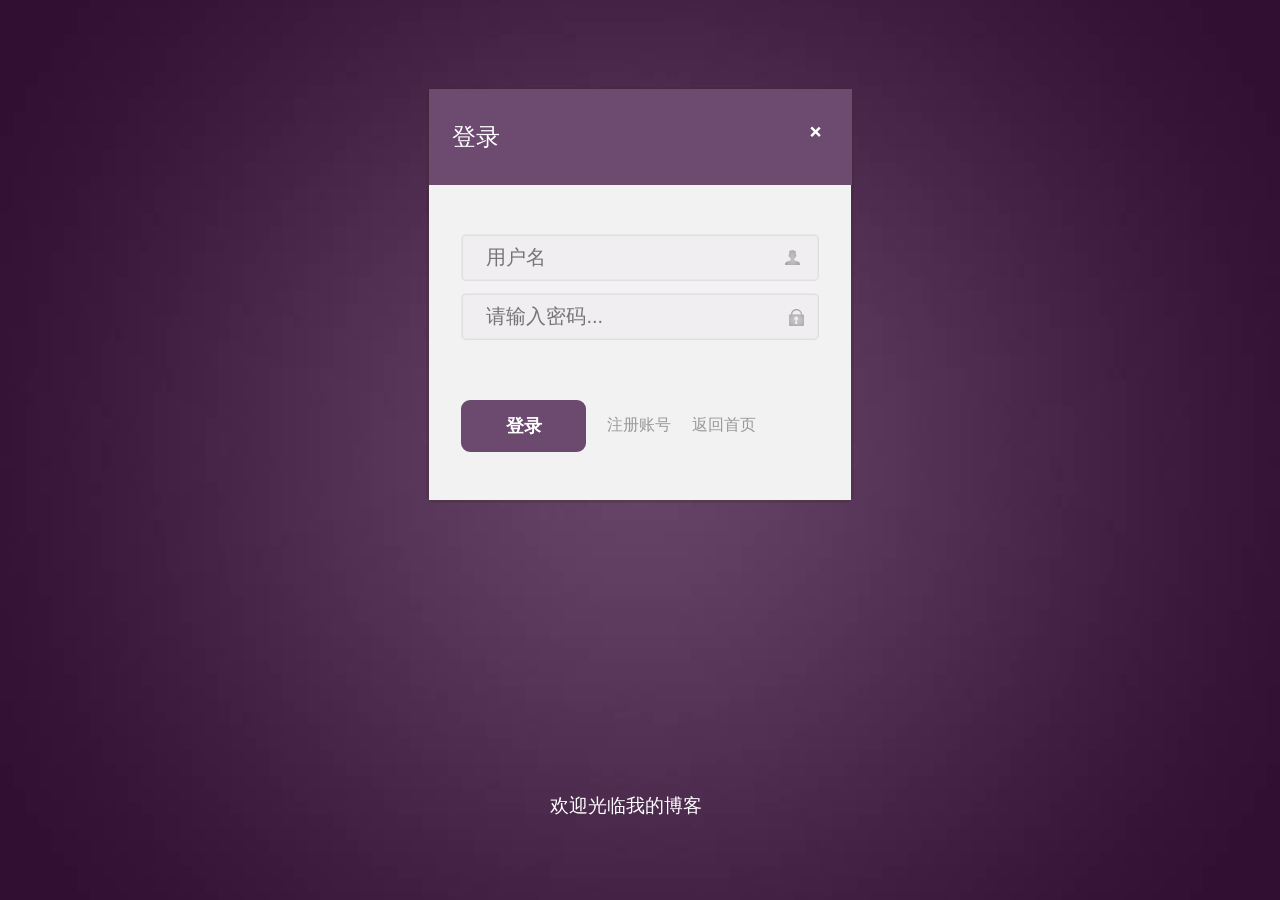
<file: 博客案例/view/main/login.html>
<!DOCTYPE HTML>
<html>
<head>
<title></title>
<link href="../../public/css/style.css" rel="stylesheet" type="text/css" media="all" />
<meta http-equiv="Content-Type" content="text/html; charset=utf-8" />
<meta name="viewport" content="width=device-width, initial-scale=1, maximum-scale=1">
<script src="../../public/js/jquery-1.12.4.min.js"></script>
<script src="../../public/js/index2.js"></script>
<script>
	$(document).ready(function(c){
	$('.alert-close').on('click', function(c){
		$('.message').fadeOut('slow', function(c){
	  		$('.message').remove();
		});
	});	  
});
</script>
</head>
<body>
<div class="message warning">

	<div class="rightBox" id="userInfo" style="display: none;">
		<div class="title"><span>用户信息</span></div>
		<p class="userName"><span class="colDark">{{userInfo.uname}}</span></p>
		<!--判断是否是管理员-->

		<p class="adminInfo">
			<span class="colDanger">您好，管理员！</span>
			<a href="/admin">进入管理界面</a>
		</p>

		<p><span class="colDanger">你好，欢迎光临我的博客！</span></p>
		<p><span><a href="/">返回首页</a></span></p>
		<p><span class="colDark"><a href="javascript:void(0)" id="logout">退出</a></span></p>
	</div>

<div class="inset" style="display: block;">
	<div class="f1">
	<div class="login-head" style="width:118%;display: block;position:relative;top:-49px;left: -32px;">
		<h1>登录</h1>
		 <div class="alert-close"> </div> 			
	</div>

			<li>
				<input type="text" class="text" placeholder="用户名" name="username"><a href="#" class=" icon user"></a>
			</li>
				<div class="clear"> </div>
			<li>
				<input type="password" placeholder="请输入密码..." name="password"> <a href="#" class="icon lock"></a>
			</li>
			<div class="clear"> </div>
			<div class="submit">
				<input type="submit" value="登录" >
				<h4><a href="/zhuce">注册账号</a></h4>
				<h4><a href="/">返回首页</a></h4>
						  <div class="clear">  </div>
				<p class="colWarning textCenter"></p>
			</div>
				
		</div>
		</div>					
	</div>
	</div>
	<div class="clear"> </div>
<div class="footer">
	<p>欢迎光临我的博客</p>
</div>
</body>
</html>
</file>
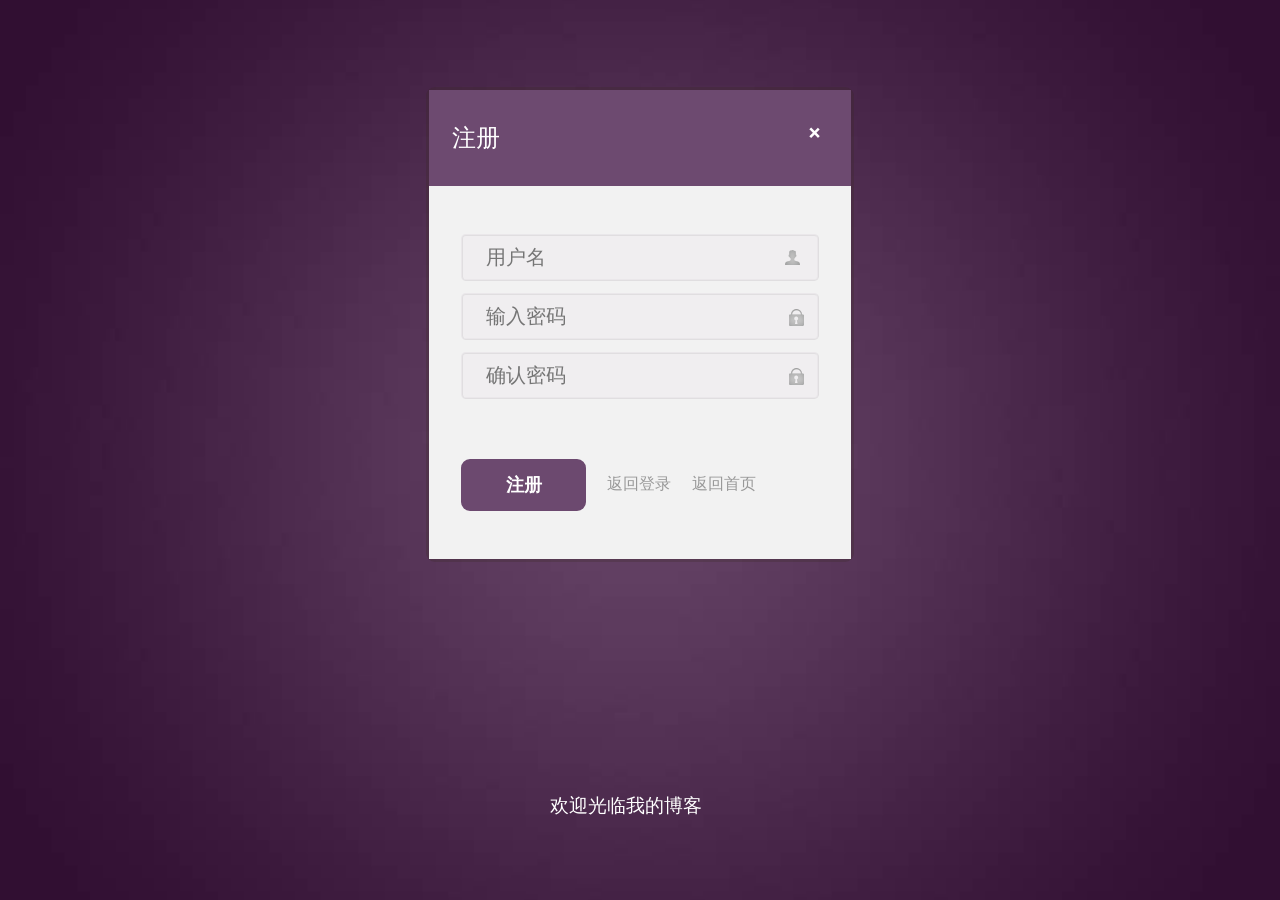
<file: 博客案例/view/main/zhuce.html>
<!DOCTYPE HTML>
<html>
<head>
    <title></title>
    <link href="../../public/css/style.css" rel="stylesheet" type="text/css" media="all" />
    <meta http-equiv="Content-Type" content="text/html; charset=utf-8" />
    <meta name="viewport" content="width=device-width, initial-scale=1, maximum-scale=1">
    <script src="../../public/js/jquery-1.12.4.min.js"></script>
    <script src="../../public/js/index.js"></script>
    <script>
        $(document).ready(function(c) {
            $('.alert-close').on('click', function(c){
                $('.message').fadeOut('slow', function(c){
                    $('.message').remove();
                });
            });
        });

    </script>
</head>
<body>
<div class="message warning" id="userInfo">
    <div class="inset">
        <div class="login-head">
            <h1>注册</h1>
            <div class="alert-close"> </div>
        </div>
        <div class="f1">
            <li>
                <input type="text" class="text" placeholder="用户名" name="username" ><a href="#" class=" icon user"></a>
            </li>
            <div class="clear"> </div>
            <li>
                <input type="password"  placeholder="输入密码" name="password"  class="mm"> <a href="#" class="icon lock"></a>
            </li>
            <li>
                <input type="password"  placeholder="确认密码" name="repassword" > <a href="#" class="icon lock"></a>
            </li>
            <div class="clear"> </div>
            <div class="submit">
                <input type="submit"  value="注册">
                <h4><a href="/login">返回登录</a></h4>
                <h4><a href="/">返回首页</a></h4>
                <div class="clear">  </div>
                <p class="colWarning textCenter"></p>
            </div>
    </div>

    </div>
</div>
</div>
<div class="clear"> </div>
<div class="footer">
    <p>欢迎光临我的博客</p>
</div>
</body>
</html>
</file>
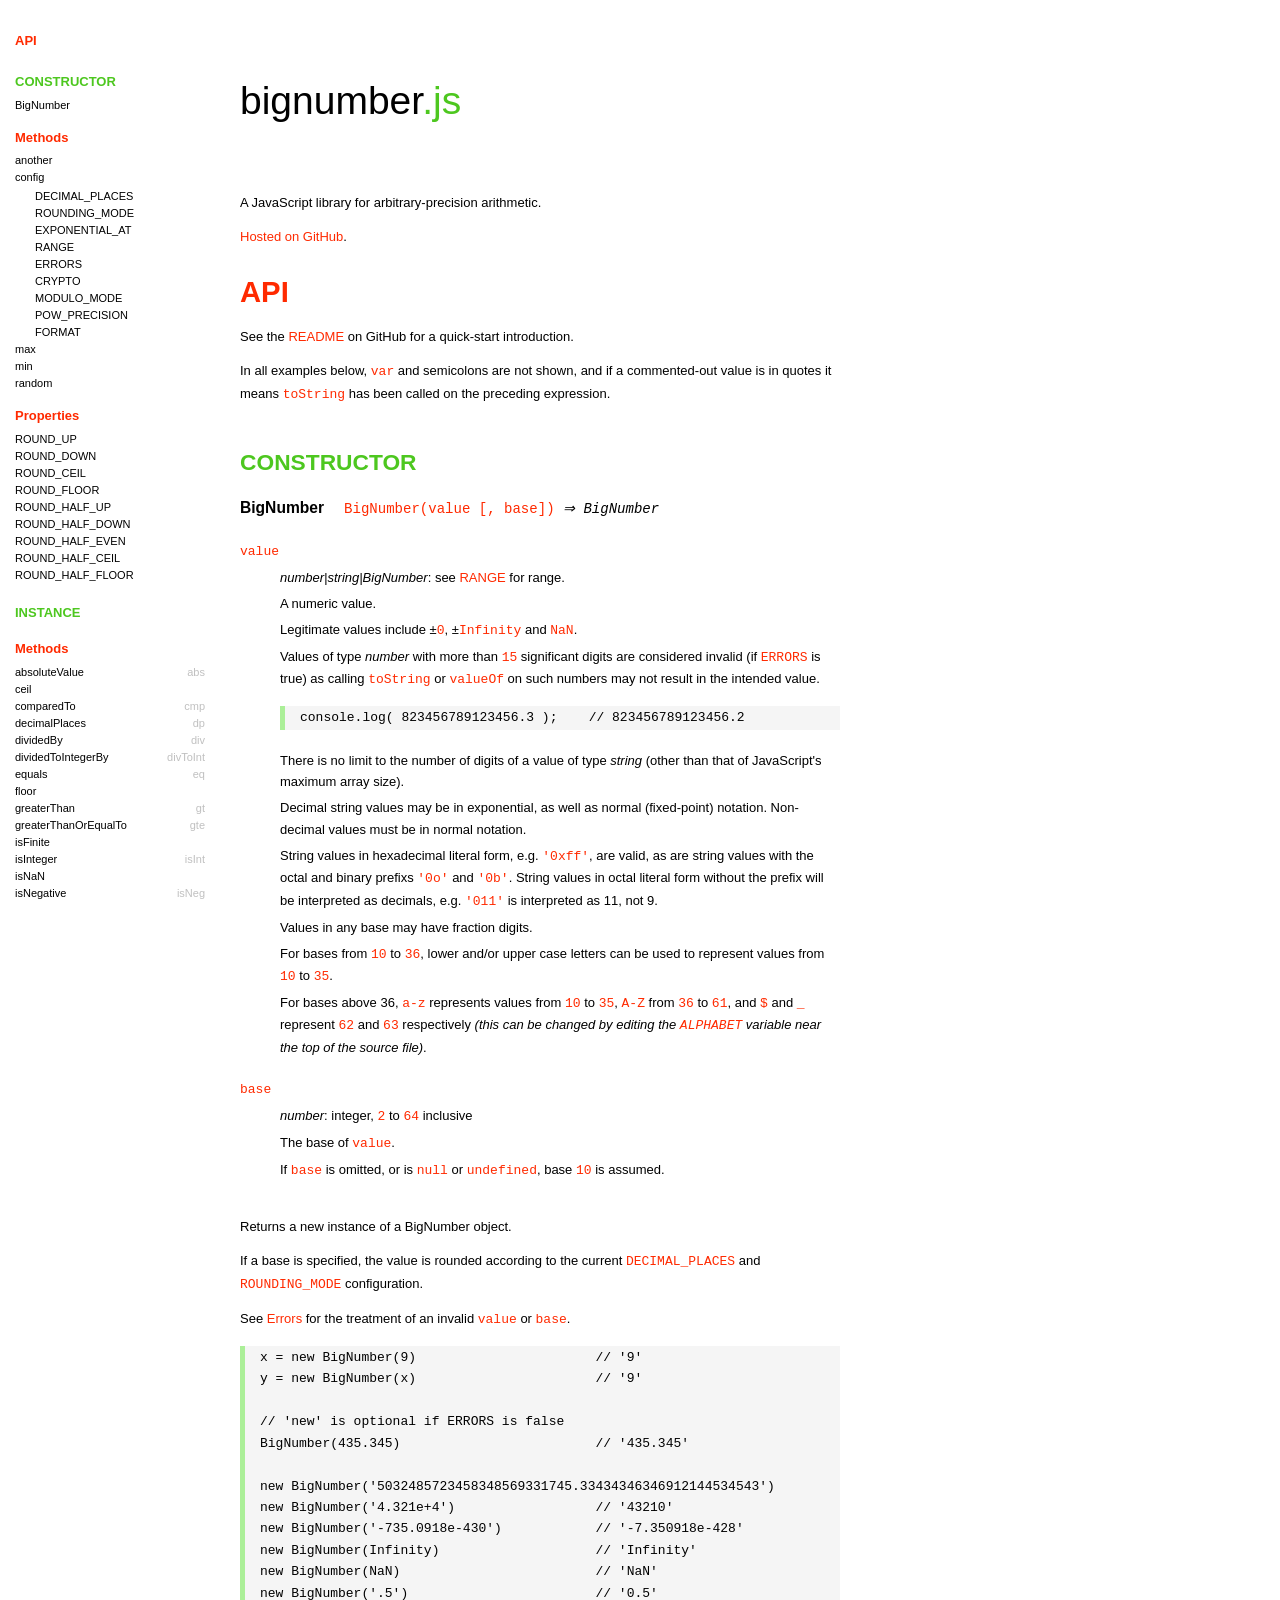
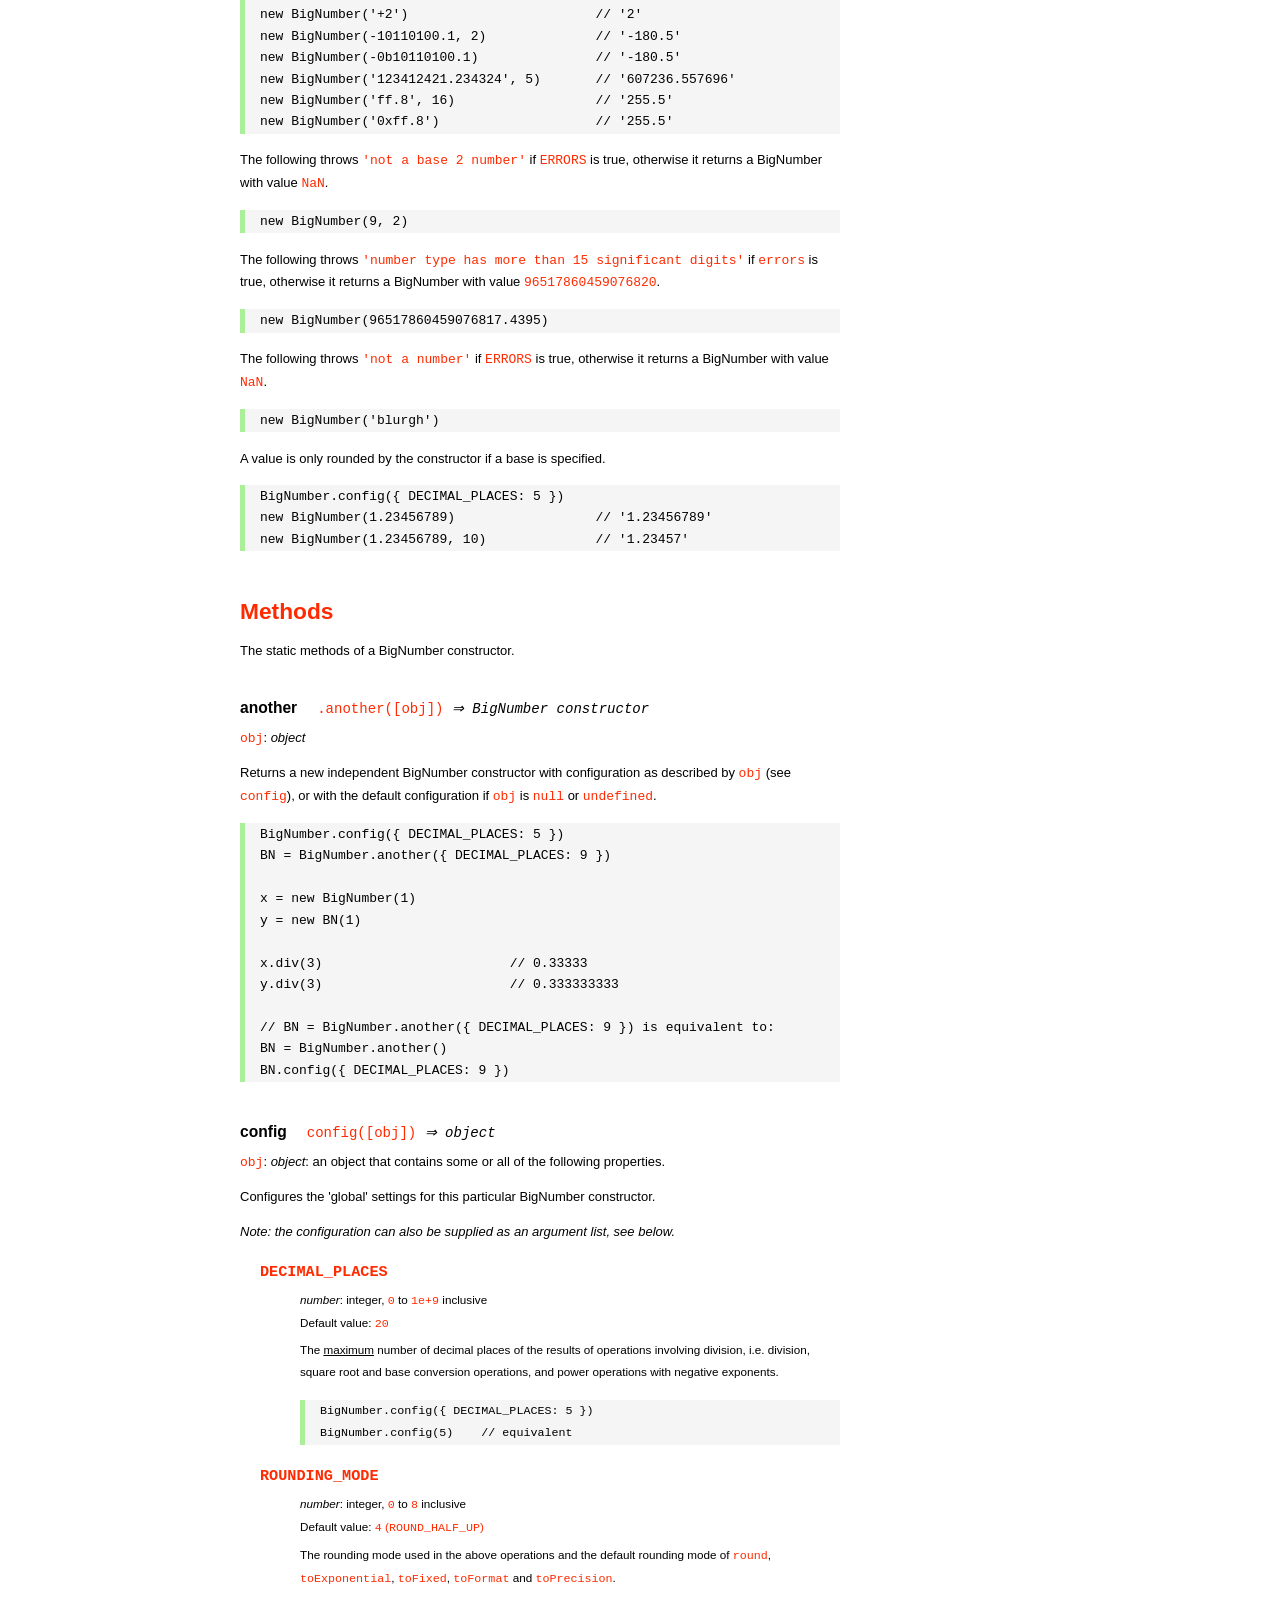
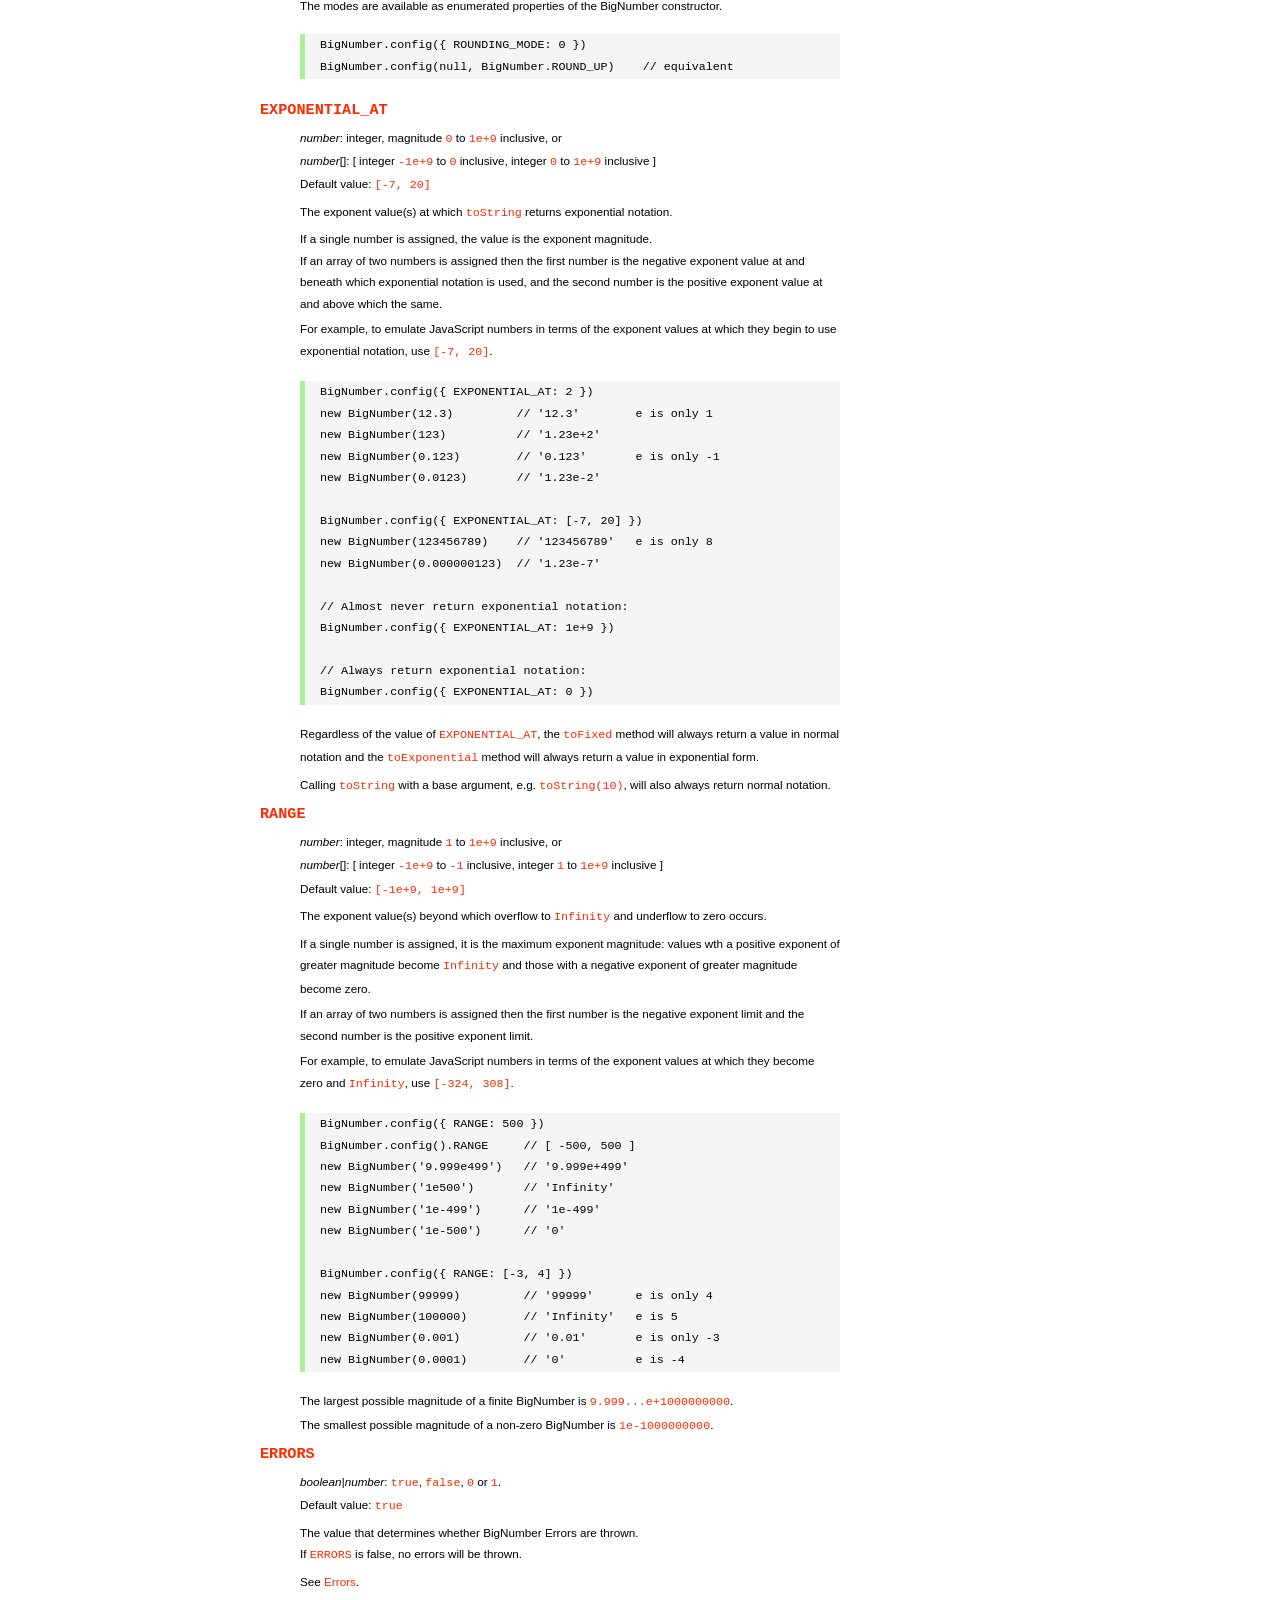
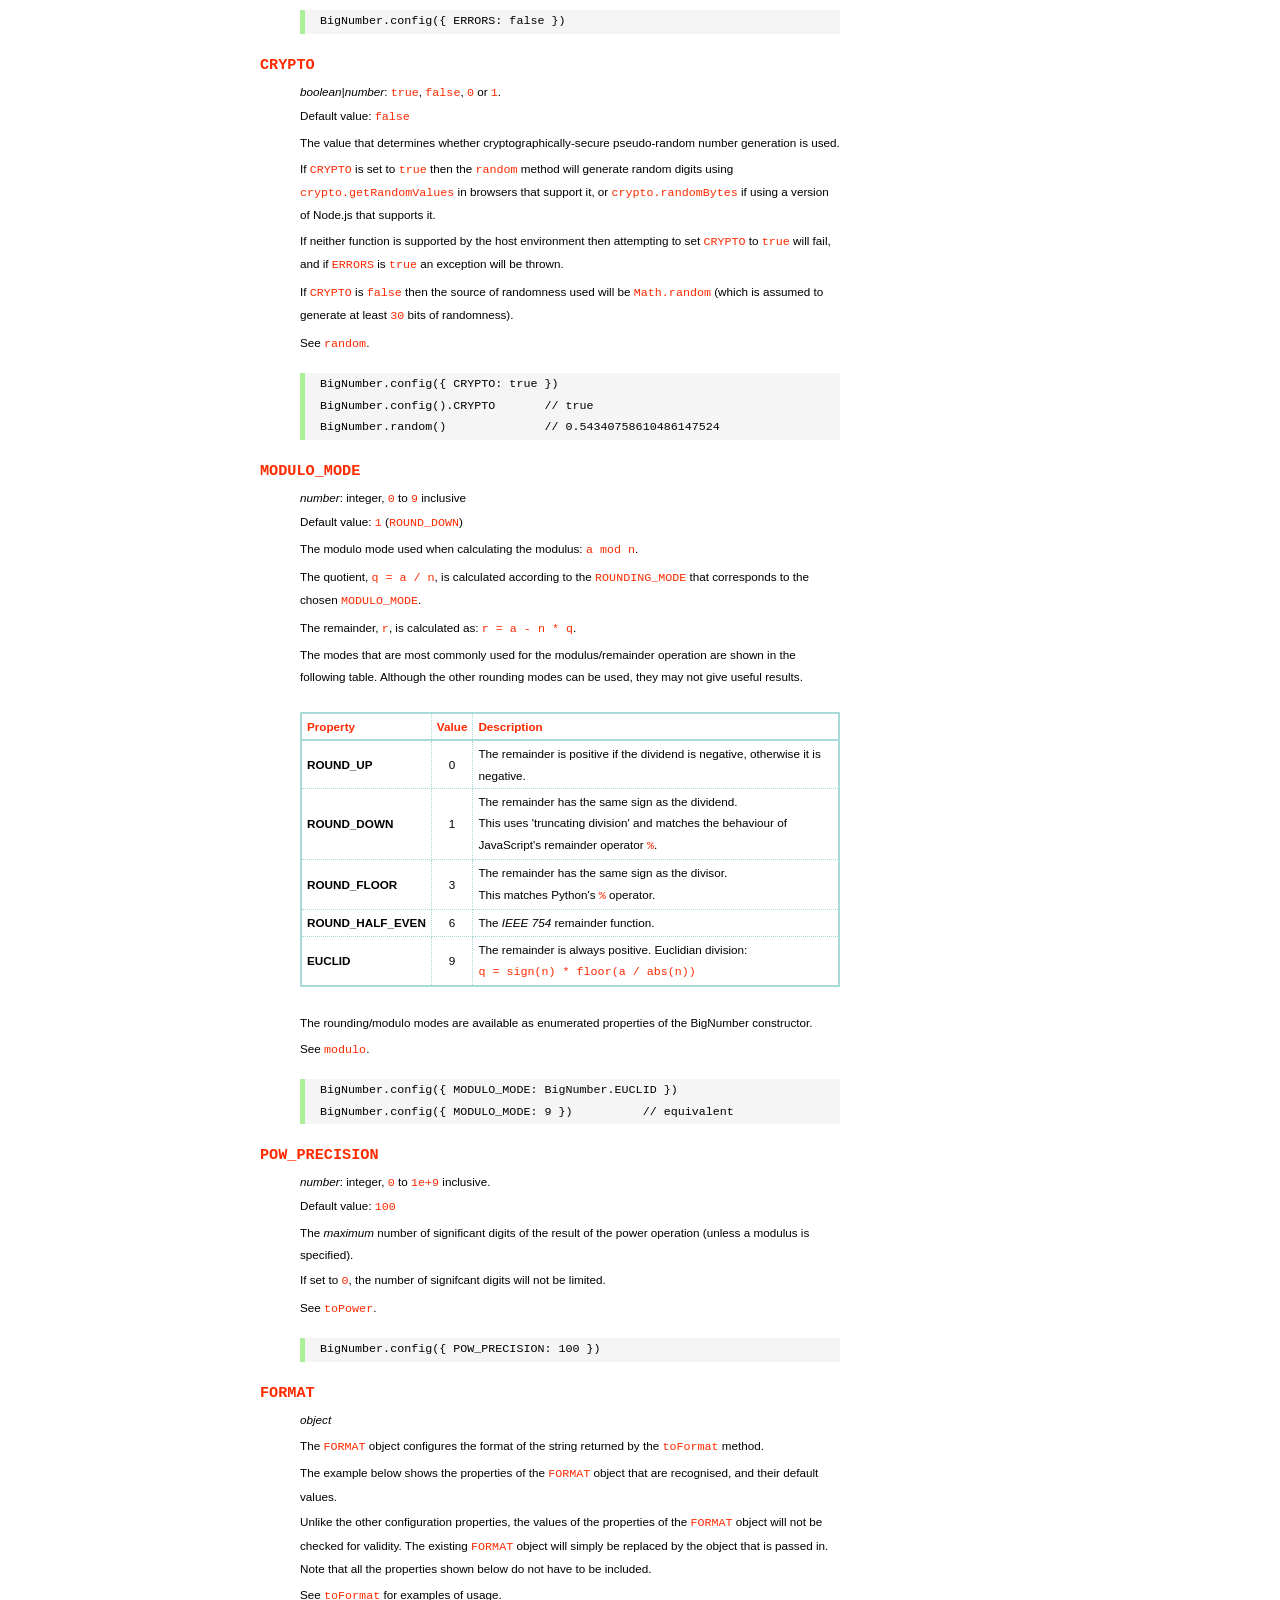
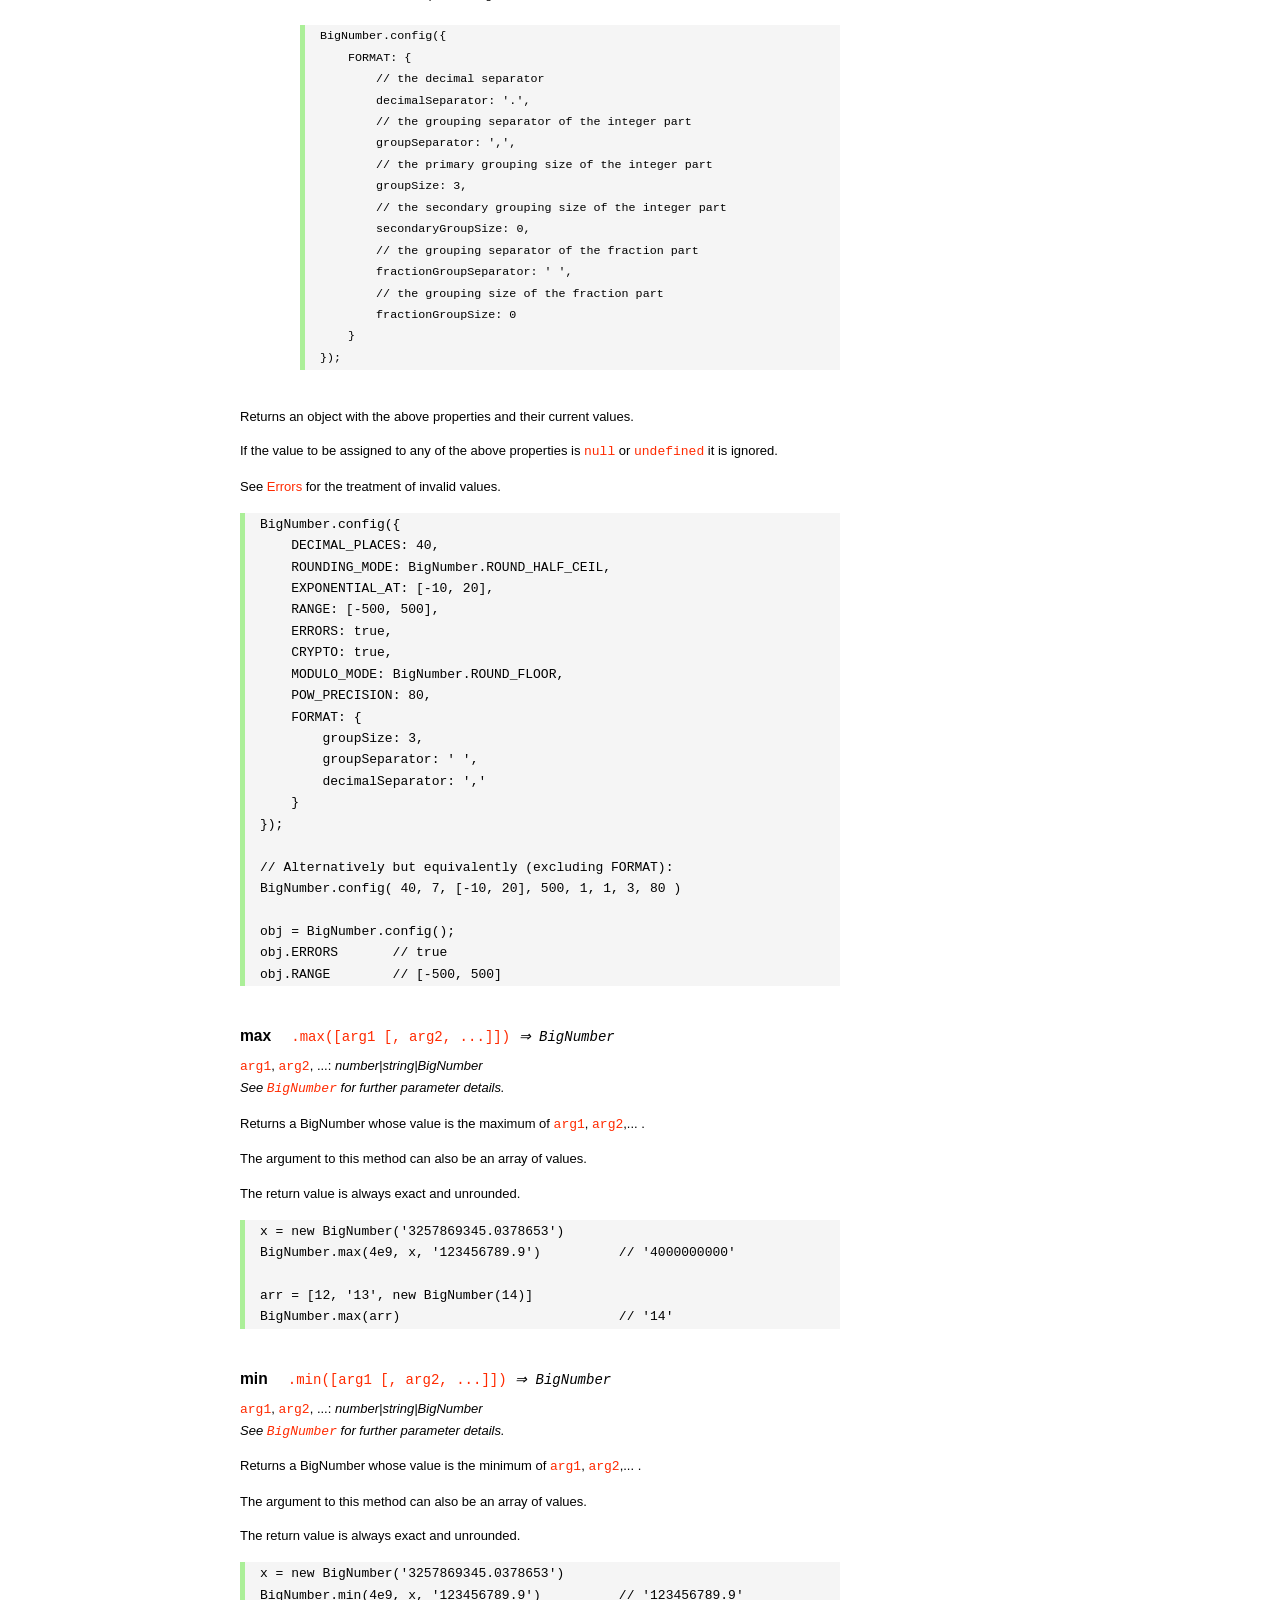
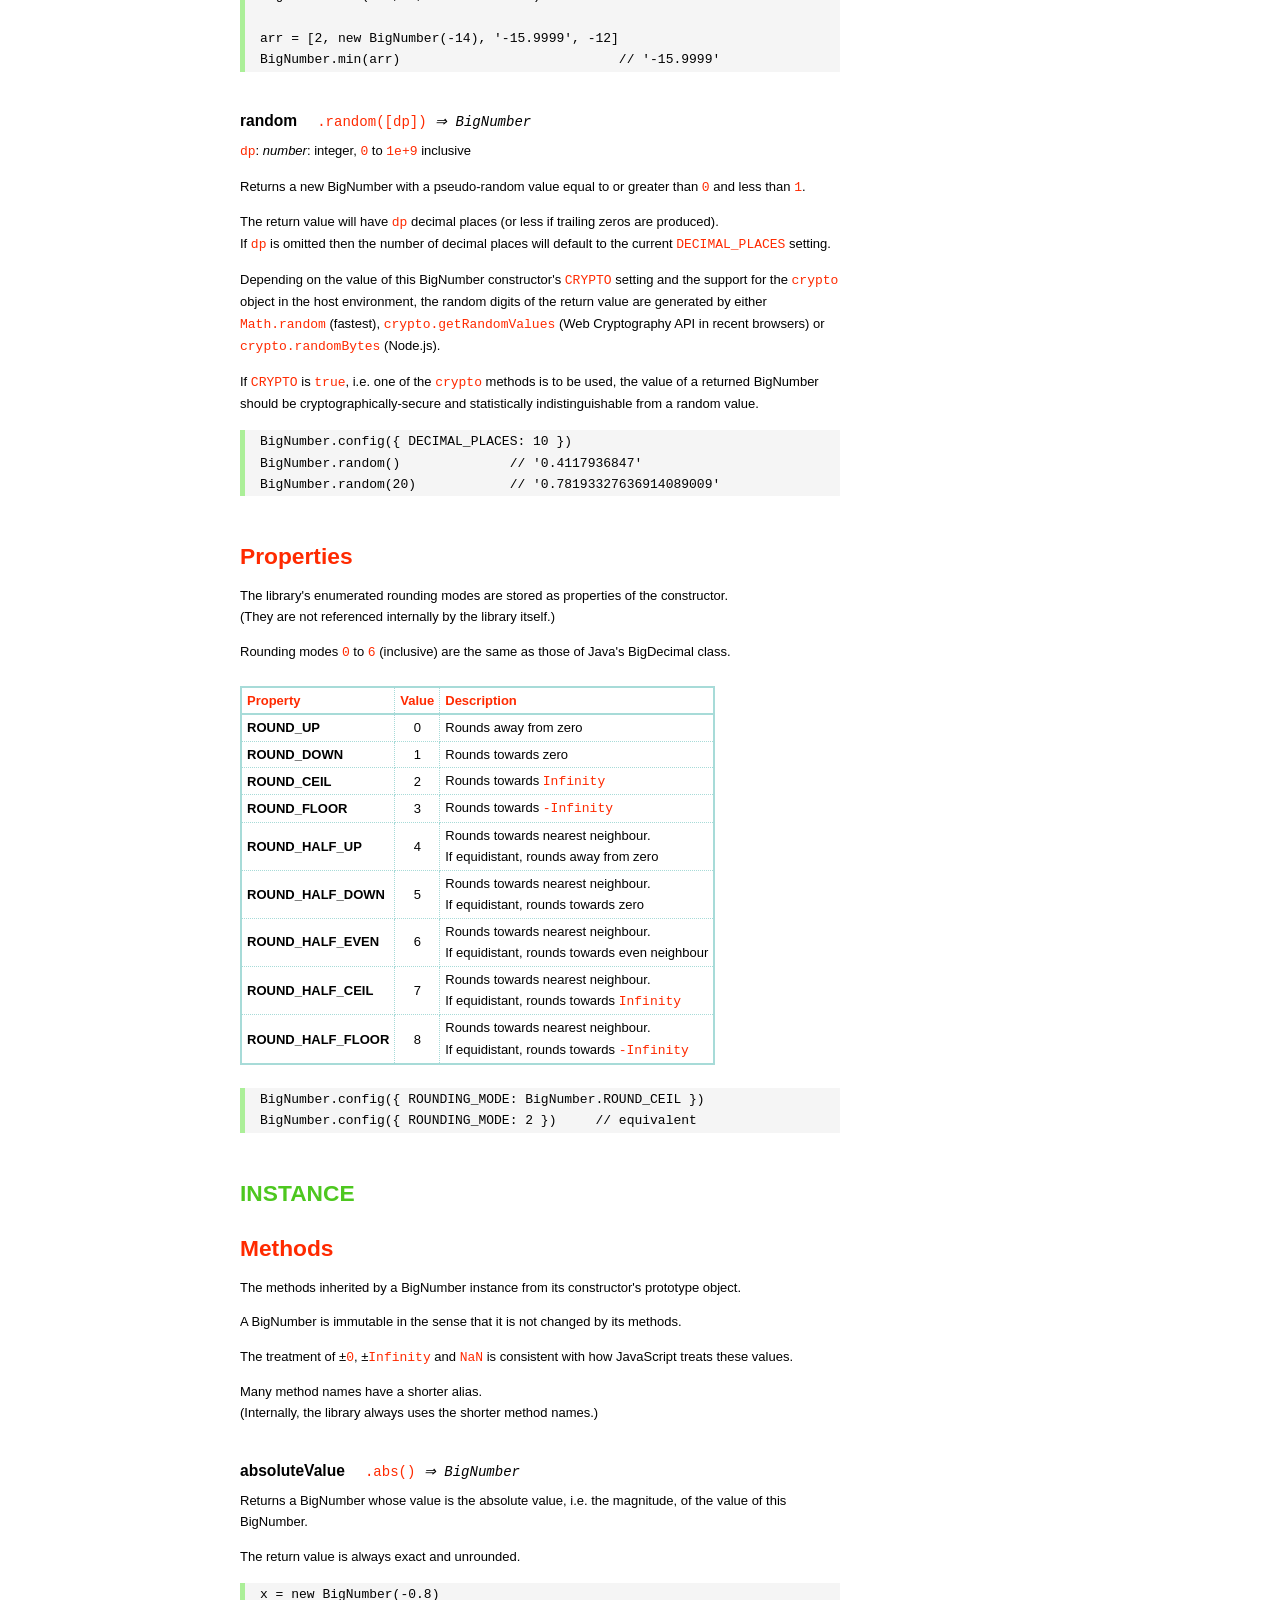
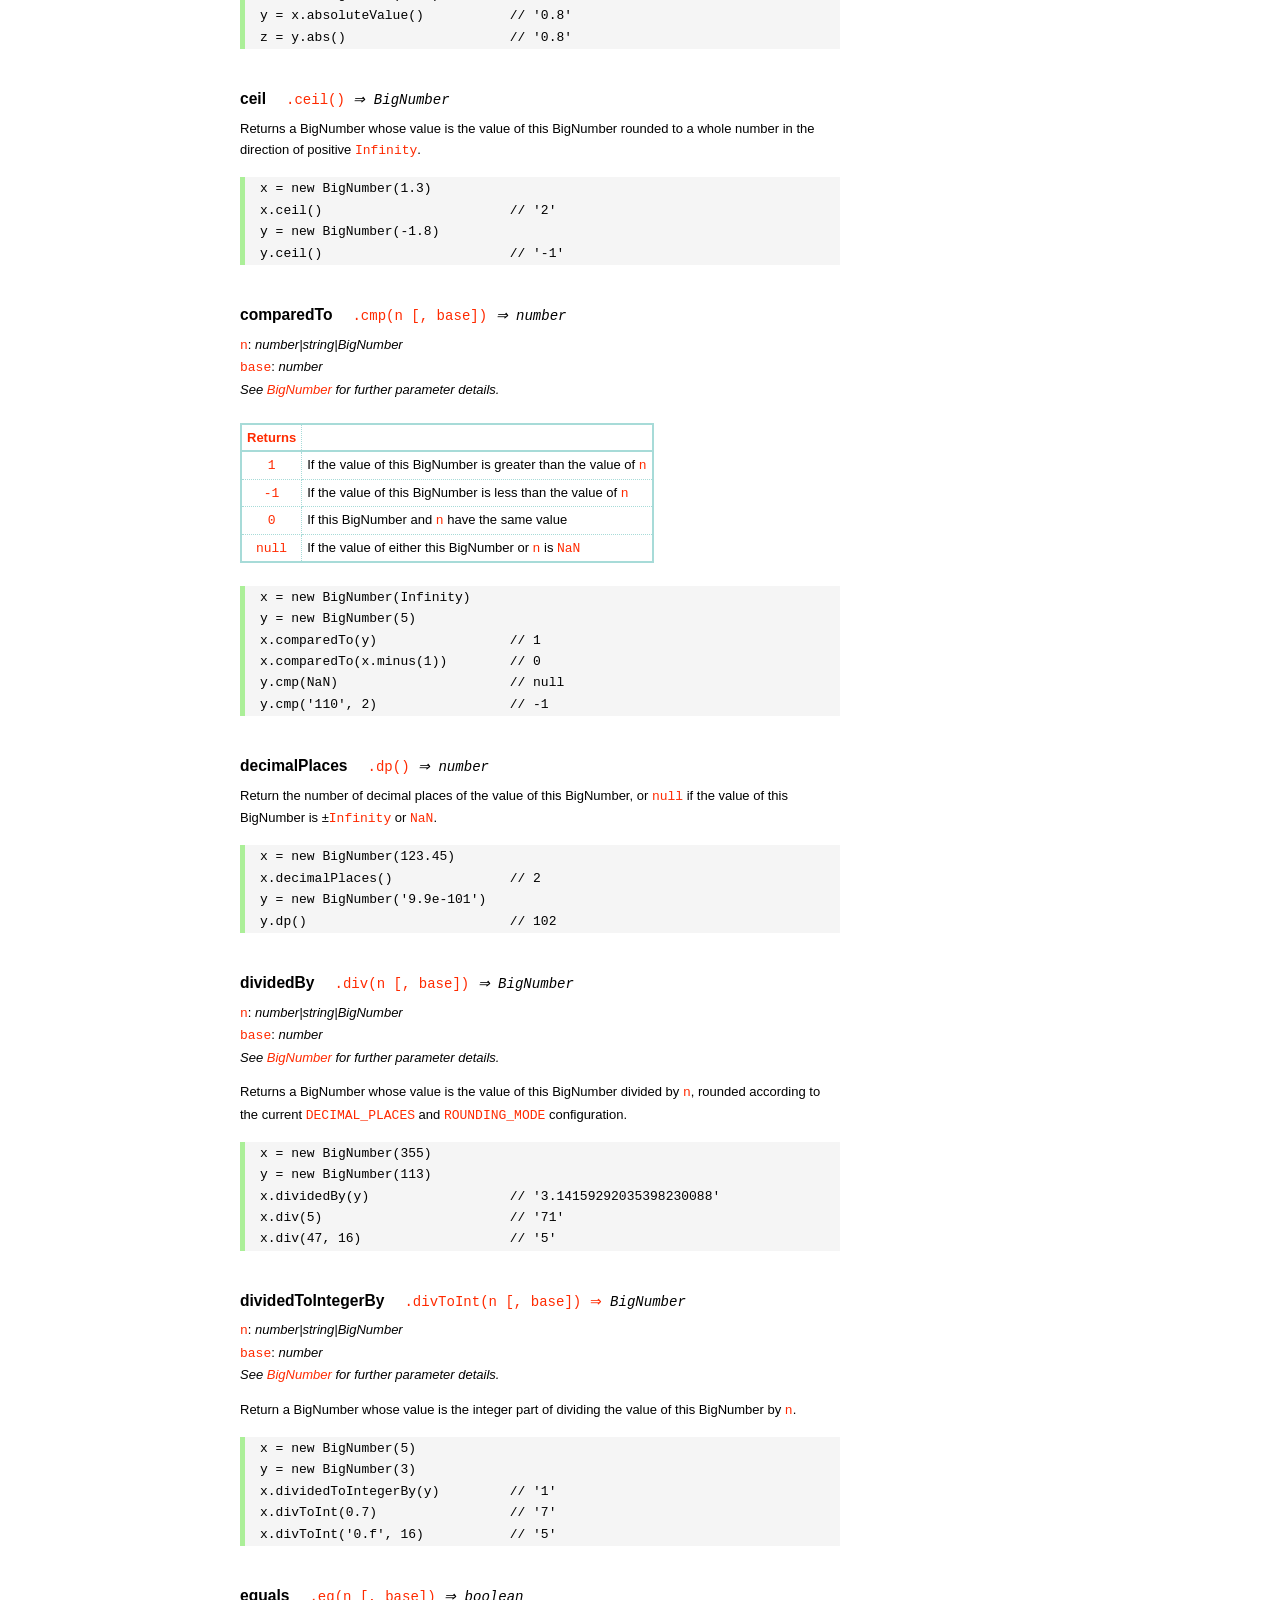
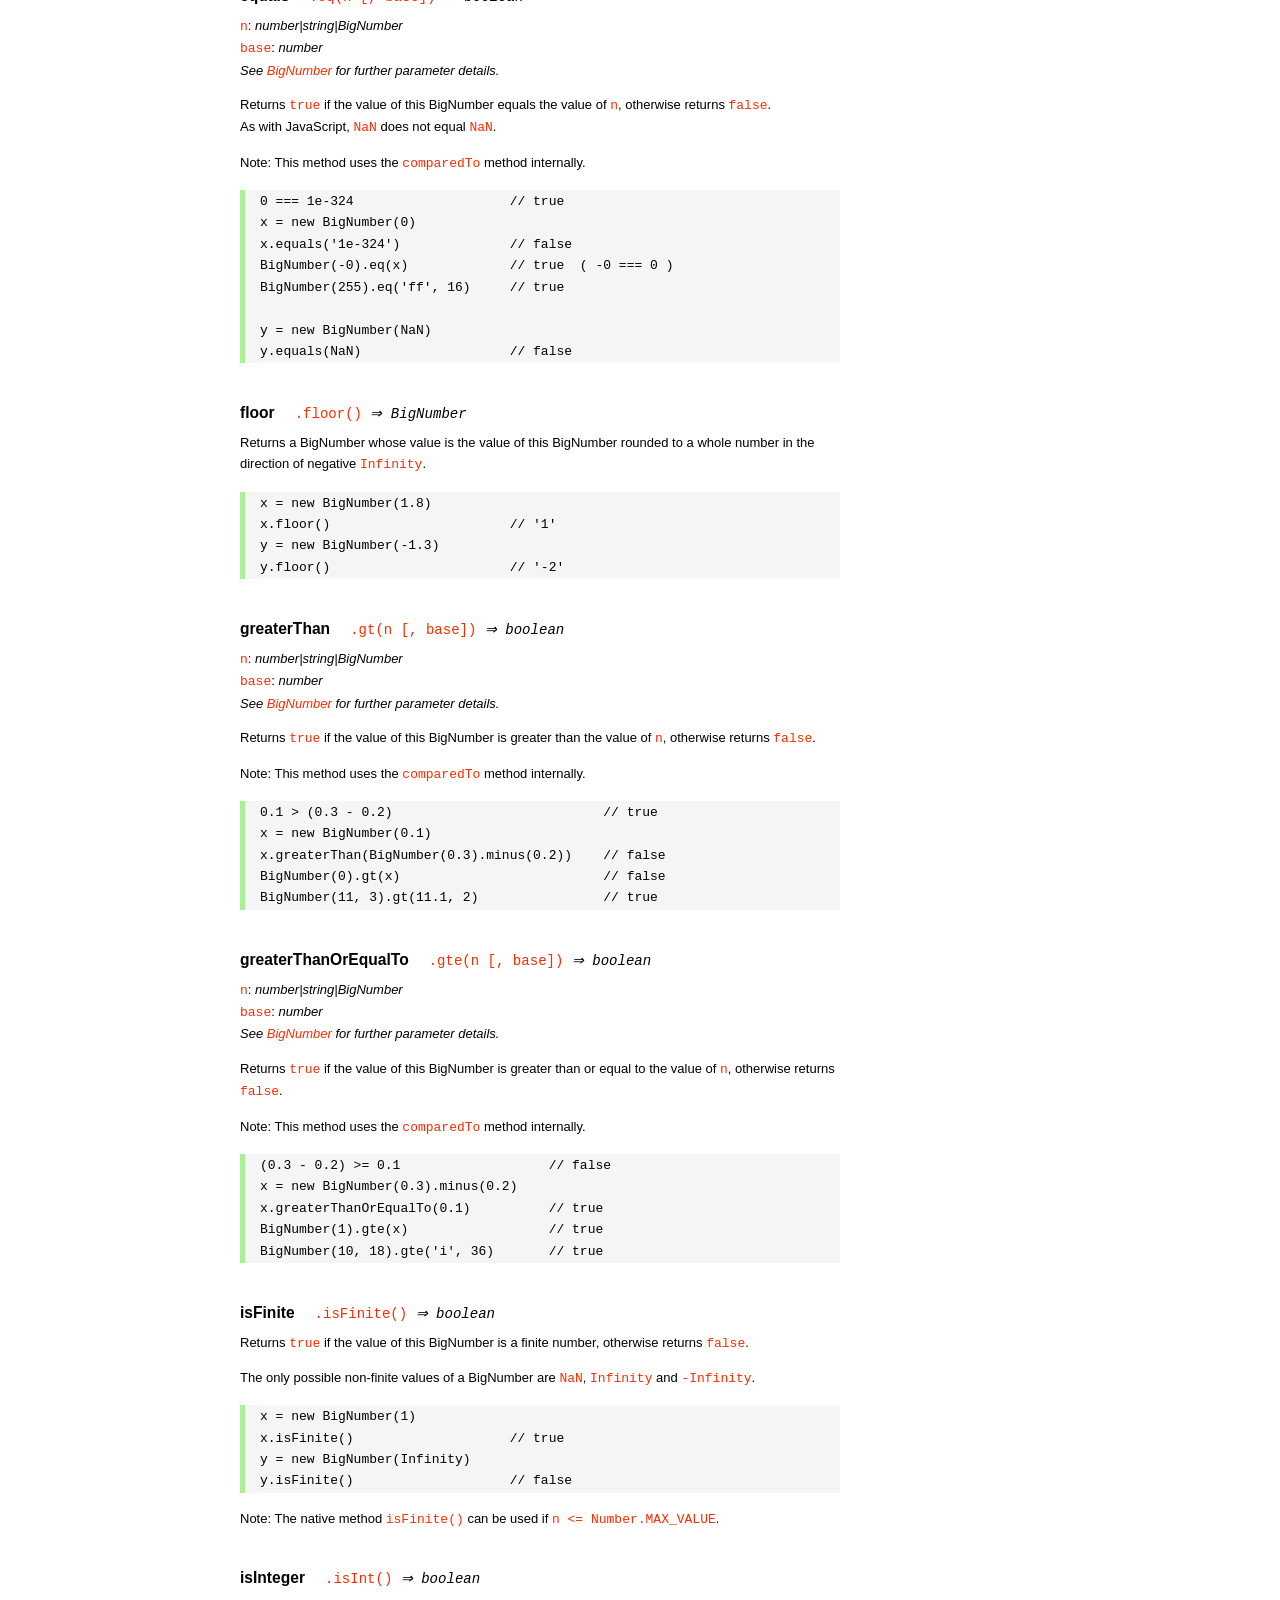
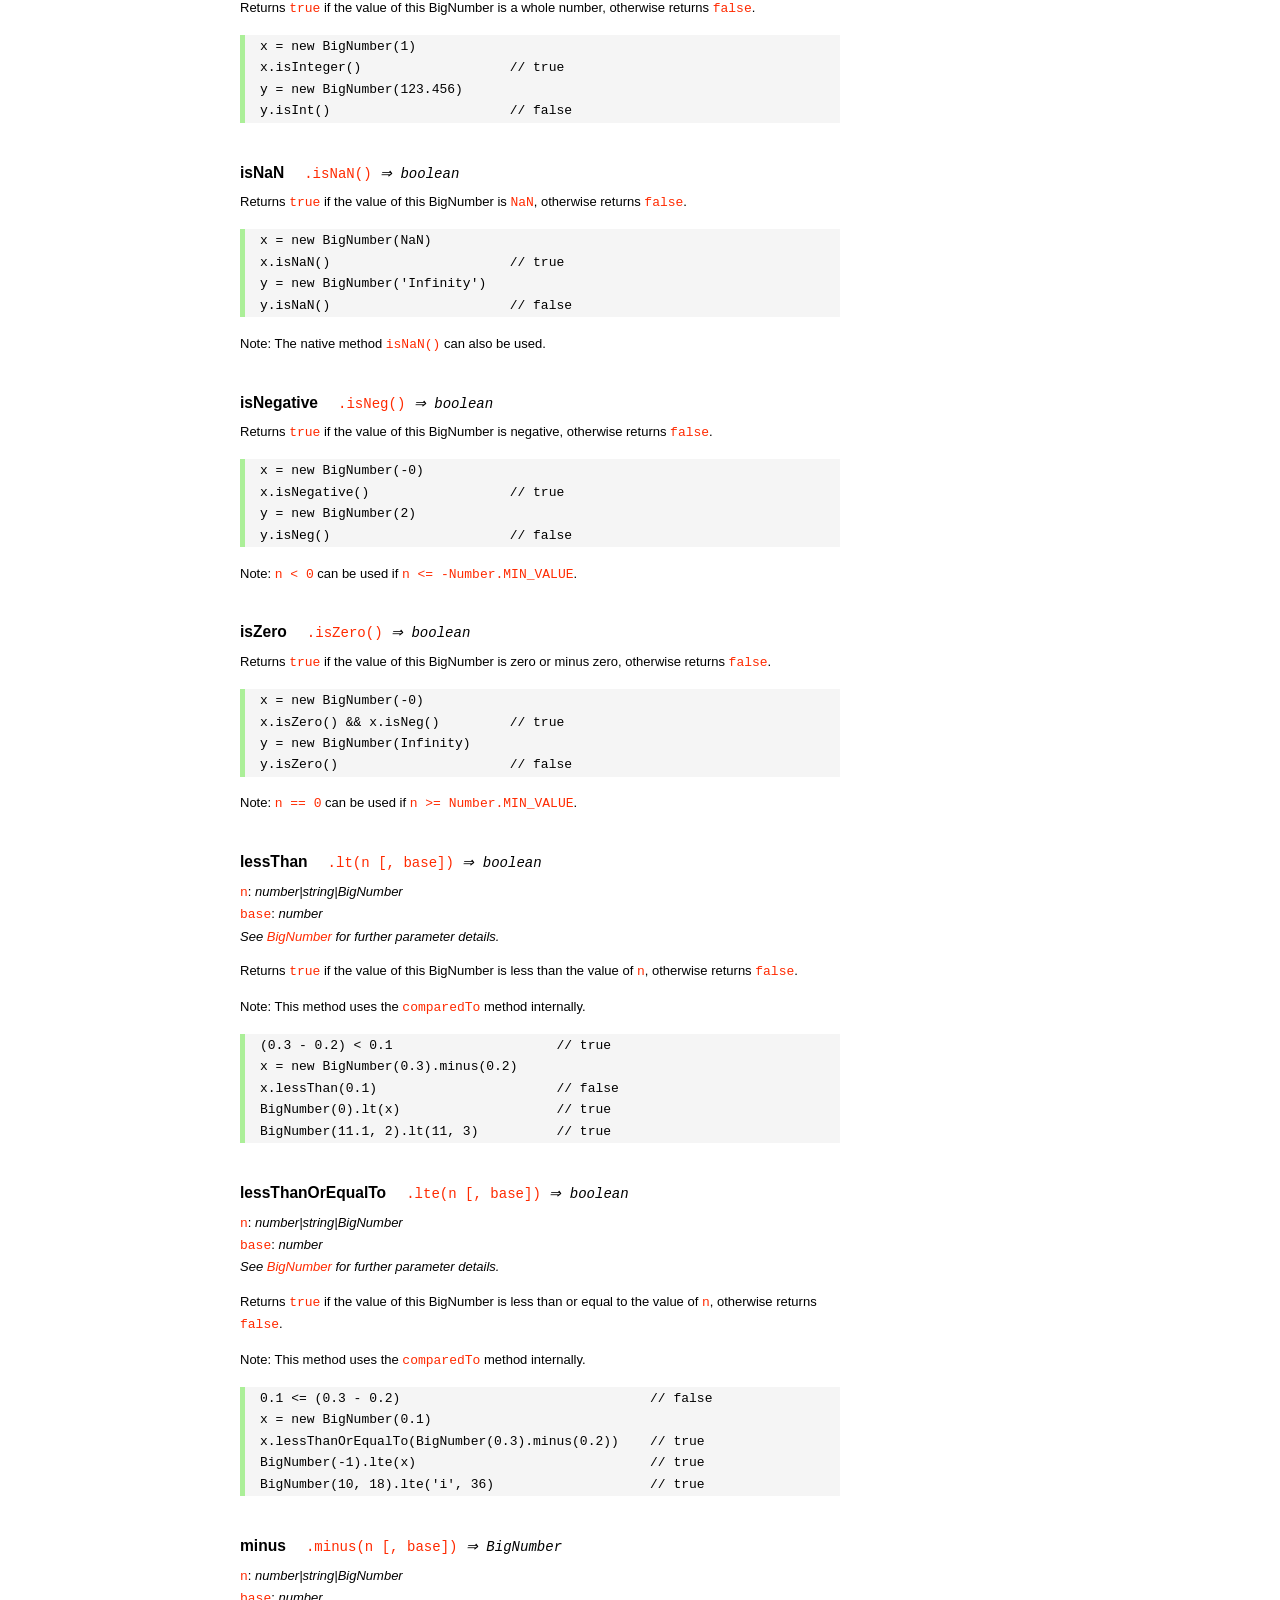
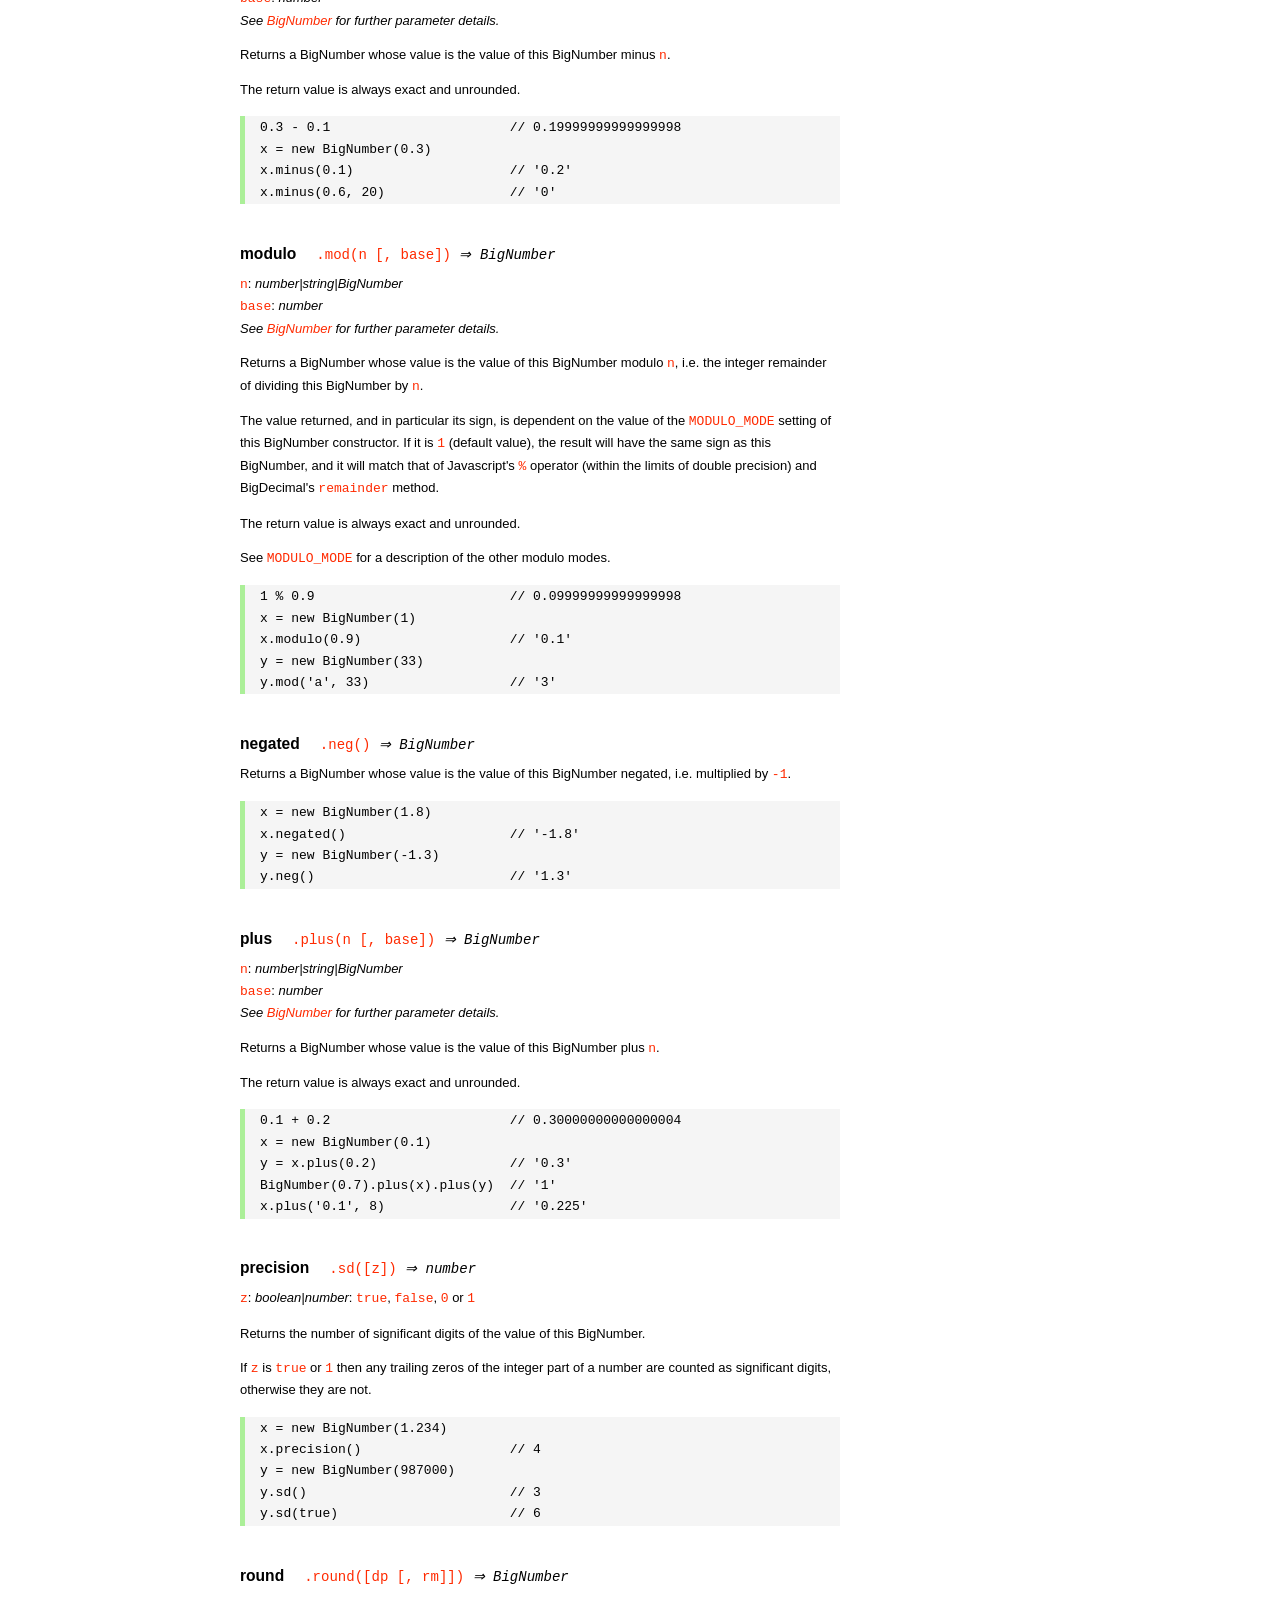
<file: 博客案例/node_modules/mysql/node_modules/bignumber.js/doc/API.html>
<!DOCTYPE HTML>
<html>
<head>
<meta charset="utf-8">
<meta http-equiv="X-UA-Compatible" content="IE=edge">
<meta name="Author" content="M Mclaughlin">
<title>bignumber.js API</title>
<style>
html{font-size:100%}
body{background:#fff;font-family:"Helvetica Neue",Helvetica,Arial,sans-serif;font-size:13px;
  line-height:1.65em;min-height:100%;margin:0}
body,i{color:#000}
.nav{background:#fff;position:fixed;top:0;bottom:0;left:0;width:200px;overflow-y:auto;
  padding:15px 0 30px 15px}
div.container{width:600px;margin:50px 0 50px 240px}
p{margin:0 0 1em;width:600px}
pre,ul{margin:1em 0}
h1,h2,h3,h4,h5{margin:0;padding:1.5em 0 0}
h1,h2{padding:.75em 0}
!h1{font:400 3em Consolas,monaco,monospace;color:#000;margin-bottom:1em}
h1{font:400 3em Verdana,sans-serif;color:#000;margin-bottom:1em}
h2{font-size:2.25em;color:#ff2a00}
h3{font-size:1.75em;color:#4dc71f}
h4{font-size:1.75em;color:#ff2a00;padding-bottom:.75em}
h5{font-size:1.2em;margin-bottom:.4em}
h6{font-size:1.1em;margin-bottom:0.8em;padding:0.5em 0}
dd{padding-top:.35em}
dt{padding-top:.5em}
b{font-weight:700}
dt b{font-size:1.3em}
a,a:visited{color:#ff2a00;text-decoration:none}
a:active,a:hover{outline:0;text-decoration:underline}
.nav a,.nav b,.nav a:visited{display:block;color:#ff2a00;font-weight:700; margin-top:15px}
.nav b{color:#4dc71f;margin-top:20px;cursor:default;width:auto}
ul{list-style-type:none;padding:0 0 0 20px}
.nav ul{line-height:14px;padding-left:0;margin:5px 0 0}
.nav ul a,.nav ul a:visited,span{display:inline;color:#000;font-family:Verdana,Geneva,sans-serif;
  font-size:11px;font-weight:400;margin:0}
.inset,ul.inset{margin-left:20px}
.inset{font-size:.9em}
.nav li{width:auto;margin:0 0 3px}
.alias{font-style:italic;margin-left:20px}
table{border-collapse:collapse;border-spacing:0;border:2px solid #a7dbd8;margin:1.75em 0;padding:0}
td,th{text-align:left;margin:0;padding:2px 5px;border:1px dotted #a7dbd8}
th{border-top:2px solid #a7dbd8;border-bottom:2px solid #a7dbd8;color:#ff2a00}
code,pre{font-family:Consolas, monaco, monospace;font-weight:400}
pre{background:#f5f5f5;white-space:pre-wrap;word-wrap:break-word;border-left:5px solid #abef98;
  padding:1px 0 1px 15px;margin:1.2em 0}
code,.nav-title{color:#ff2a00}
.end{margin-bottom:25px}
.centre{text-align:center}
.error-table{font-size:13px;width:100%}
#faq{margin:3em 0 0}
li span{float:right;margin-right:10px;color:#c0c0c0}
#js{font:inherit;color:#4dc71f}
</style>
</head>
<body>

  <div class="nav">

    <a class='nav-title' href="#">API</a>

    <b> CONSTRUCTOR </b>
    <ul>
      <li><a href="#bignumber">BigNumber</a></li>
    </ul>

    <a href="#methods">Methods</a>
    <ul>
      <li><a href="#another">another</a></li>
      <li><a href="#config" >config</a></li>
      <li>
        <ul class="inset">
          <li><a href="#decimal-places">DECIMAL_PLACES</a></li>
          <li><a href="#rounding-mode" >ROUNDING_MODE</a></li>
          <li><a href="#exponential-at">EXPONENTIAL_AT</a></li>
          <li><a href="#range"         >RANGE</a></li>
          <li><a href="#errors"        >ERRORS</a></li>
          <li><a href="#crypto"        >CRYPTO</a></li>
          <li><a href="#modulo-mode"   >MODULO_MODE</a></li>
          <li><a href="#pow-precision" >POW_PRECISION</a></li>
          <li><a href="#format"        >FORMAT</a></li>
        </ul>
      </li>
      <li><a href="#max"    >max</a></li>
      <li><a href="#min"    >min</a></li>
      <li><a href="#random" >random</a></li>
    </ul>

    <a href="#constructor-properties">Properties</a>
    <ul>
      <li><a href="#round-up"        >ROUND_UP</a></li>
      <li><a href="#round-down"      >ROUND_DOWN</a></li>
      <li><a href="#round-ceil"      >ROUND_CEIL</a></li>
      <li><a href="#round-floor"     >ROUND_FLOOR</a></li>
      <li><a href="#round-half-up"   >ROUND_HALF_UP</a></li>
      <li><a href="#round-half-down" >ROUND_HALF_DOWN</a></li>
      <li><a href="#round-half-even" >ROUND_HALF_EVEN</a></li>
      <li><a href="#round-half-ceil" >ROUND_HALF_CEIL</a></li>
      <li><a href="#round-half-floor">ROUND_HALF_FLOOR</a></li>
    </ul>

    <b> INSTANCE </b>

    <a href="#prototype-methods">Methods</a>
    <ul>
      <li><a href="#abs"    >absoluteValue       </a><span>abs</span>     </li>
      <li><a href="#ceil"   >ceil                </a>                     </li>
      <li><a href="#cmp"    >comparedTo          </a><span>cmp</span>     </li>
      <li><a href="#dp"     >decimalPlaces       </a><span>dp</span>      </li>
      <li><a href="#div"    >dividedBy           </a><span>div</span>     </li>
      <li><a href="#divInt" >dividedToIntegerBy  </a><span>divToInt</span></li>
      <li><a href="#eq"     >equals              </a><span>eq</span>      </li>
      <li><a href="#floor"  >floor               </a>                     </li>
      <li><a href="#gt"     >greaterThan         </a><span>gt</span>      </li>
      <li><a href="#gte"    >greaterThanOrEqualTo</a><span>gte</span>     </li>
      <li><a href="#isF"    >isFinite            </a>                     </li>
      <li><a href="#isInt"  >isInteger           </a><span>isInt</span>   </li>
      <li><a href="#isNaN"  >isNaN               </a>                     </li>
      <li><a href="#isNeg"  >isNegative          </a><span>isNeg</span>   </li>
      <li><a href="#isZ"    >isZero              </a>                     </li>
      <li><a href="#lt"     >lessThan            </a><span>lt</span>      </li>
      <li><a href="#lte"    >lessThanOrEqualTo   </a><span>lte</span>     </li>
      <li><a href="#minus"  >minus               </a><span>sub</span>     </li>
      <li><a href="#mod"    >modulo              </a><span>mod</span>     </li>
      <li><a href="#neg"    >negated             </a><span>neg</span>     </li>
      <li><a href="#plus"   >plus                </a><span>add</span>     </li>
      <li><a href="#sd"     >precision           </a><span>sd</span>      </li>
      <li><a href="#round"  >round               </a>                     </li>
      <li><a href="#shift"  >shift               </a>                     </li>
      <li><a href="#sqrt"   >squareRoot          </a><span>sqrt</span>    </li>
      <li><a href="#times"  >times               </a><span>mul</span>     </li>
      <li><a href="#toD"    >toDigits            </a>                     </li>
      <li><a href="#toE"    >toExponential       </a>                     </li>
      <li><a href="#toFix"  >toFixed             </a>                     </li>
      <li><a href="#toFor"  >toFormat            </a>                     </li>
      <li><a href="#toFr"   >toFraction          </a>                     </li>
      <li><a href="#toJSON" >toJSON              </a>                     </li>
      <li><a href="#toN"    >toNumber            </a>                     </li>
      <li><a href="#pow"    >toPower             </a><span>pow</span>     </li>
      <li><a href="#toP"    >toPrecision         </a>                     </li>
      <li><a href="#toS"    >toString            </a>                     </li>
      <li><a href="#trunc"  >truncated           </a><span>trunc</span>   </li>
      <li><a href="#valueOf">valueOf             </a>                     </li>
    </ul>

    <a href="#instance-properties">Properties</a>
    <ul>
      <li><a href="#coefficient">c: coefficient</a></li>
      <li><a href="#exponent"   >e: exponent</a></li>
      <li><a href="#sign"       >s: sign</a></li>
    </ul>

    <a href="#zero-nan-infinity">Zero, NaN &amp; Infinity</a>
    <a href="#Errors">Errors</a>
    <a class='end' href="#faq">FAQ</a>

  </div>

  <div class="container">

    <h1>bignumber<span id='js'>.js</span></h1>

    <p>A JavaScript library for arbitrary-precision arithmetic.</p>
    <p><a href="https://github.com/MikeMcl/bignumber.js">Hosted on GitHub</a>. </p>

    <h2>API</h2>

    <p>
      See the <a href='https://github.com/MikeMcl/bignumber.js'>README</a> on GitHub for a
      quick-start introduction.
    </p>
    <p>
      In all examples below, <code>var</code> and semicolons are not shown, and if a commented-out
      value is in quotes it means <code>toString</code> has been called on the preceding expression.
    </p>


    <h3>CONSTRUCTOR</h3>

    <h5 id="bignumber">
      BigNumber<code class='inset'>BigNumber(value [, base]) <i>&rArr; BigNumber</i></code>
    </h5>
    <dl>
      <dt><code>value</code></dt>
      <dd>
        <i>number|string|BigNumber</i>: see <a href='#range'>RANGE</a> for
        range.
      </dd>
      <dd>
        A numeric value.
      </dd>
      <dd>
        Legitimate values include &plusmn;<code>0</code>, &plusmn;<code>Infinity</code> and
        <code>NaN</code>.
      </dd>
      <dd>
        Values of type <em>number</em> with more than <code>15</code> significant digits are
        considered invalid (if <a href='#errors'><code>ERRORS</code></a> is true) as calling
        <code><a href='#toS'>toString</a></code> or <code><a href='#valueOf'>valueOf</a></code> on
        such numbers may not result in the intended value.
        <pre>console.log( 823456789123456.3 );    // 823456789123456.2</pre>
      </dd>
      <dd>
        There is no limit to the number of digits of a value of type <em>string</em> (other than
        that of JavaScript's maximum array size).
      </dd>
      <dd>
        Decimal string values may be in exponential, as well as normal (fixed-point) notation.
        Non-decimal values must be in normal notation.
      </dd>
      <dd>
        String values in hexadecimal literal form, e.g. <code>'0xff'</code>, are valid, as are
        string values with the octal and binary prefixs <code>'0o'</code> and <code>'0b'</code>.
        String values in octal literal form without the prefix will be interpreted as
        decimals, e.g. <code>'011'</code> is interpreted as 11, not 9.
      </dd>
      <dd>Values in any base may have fraction digits.</dd>
      <dd>
        For bases from <code>10</code> to <code>36</code>, lower and/or upper case letters can be
        used to represent values from <code>10</code> to <code>35</code>.
      </dd>
      <dd>
        For bases above 36, <code>a-z</code> represents values from <code>10</code> to
        <code>35</code>, <code>A-Z</code> from <code>36</code> to <code>61</code>, and
        <code>$</code> and <code>_</code> represent <code>62</code> and <code>63</code> respectively
        <i>(this can be changed by editing the <code>ALPHABET</code> variable near the top of the
        source file)</i>.
      </dd>
    </dl>
    <dl>
      <dt><code>base</code></dt>
      <dd>
        <i>number</i>: integer, <code>2</code> to <code>64</code> inclusive
      </dd>
      <dd>The base of <code>value</code>.</dd>
      <dd>
        If <code>base</code> is omitted, or is <code>null</code> or <code>undefined</code>, base
        <code>10</code> is assumed.
      </dd>
    </dl>
    <br />
    <p>Returns a new instance of a BigNumber object.</p>
    <p>
      If a base is specified, the value is rounded according to
      the current <a href='#decimal-places'><code>DECIMAL_PLACES</code></a> and
      <a href='#rounding-mode'><code>ROUNDING_MODE</code></a> configuration.
    </p>
    <p>
      See <a href='#Errors'>Errors</a> for the treatment of an invalid <code>value</code> or
      <code>base</code>.
    </p>
    <pre>
x = new BigNumber(9)                       // '9'
y = new BigNumber(x)                       // '9'

// 'new' is optional if ERRORS is false
BigNumber(435.345)                         // '435.345'

new BigNumber('5032485723458348569331745.33434346346912144534543')
new BigNumber('4.321e+4')                  // '43210'
new BigNumber('-735.0918e-430')            // '-7.350918e-428'
new BigNumber(Infinity)                    // 'Infinity'
new BigNumber(NaN)                         // 'NaN'
new BigNumber('.5')                        // '0.5'
new BigNumber('+2')                        // '2'
new BigNumber(-10110100.1, 2)              // '-180.5'
new BigNumber(-0b10110100.1)               // '-180.5'
new BigNumber('123412421.234324', 5)       // '607236.557696'
new BigNumber('ff.8', 16)                  // '255.5'
new BigNumber('0xff.8')                    // '255.5'</pre>
    <p>
      The following throws <code>'not a base 2 number'</code> if
      <a href='#errors'><code>ERRORS</code></a> is true, otherwise it returns a BigNumber with value
      <code>NaN</code>.
    </p>
    <pre>new BigNumber(9, 2)</pre>
    <p>
      The following throws <code>'number type has more than 15 significant digits'</code> if
      <a href='#errors'><code>errors</code></a> is true, otherwise it returns a BigNumber with value
      <code>96517860459076820</code>.
    </p>
    <pre>new BigNumber(96517860459076817.4395)</pre>
    <p>
      The following throws <code>'not a number'</code> if <a href='#errors'><code>ERRORS</code></a>
      is true, otherwise it returns a BigNumber with value <code>NaN</code>.
    </p>
    <pre>new BigNumber('blurgh')</pre>
    <p>
      A value is only rounded by the constructor if a base is specified.
    </p>
    <pre>BigNumber.config({ DECIMAL_PLACES: 5 })
new BigNumber(1.23456789)                  // '1.23456789'
new BigNumber(1.23456789, 10)              // '1.23457'</pre>



    <h4 id="methods">Methods</h4>
     <p>The static methods of a BigNumber constructor.</p>




    <h5 id="another">
       another<code class='inset'>.another([obj]) <i>&rArr; BigNumber constructor</i></code>
    </h5>
    <p><code>obj</code>: <i>object</i></p>
    <p>
      Returns a new independent BigNumber constructor with configuration as described by
      <code>obj</code> (see <a href='#config'><code>config</code></a>), or with the default
      configuration if <code>obj</code> is <code>null</code> or <code>undefined</code>.
    </p>
    <pre>BigNumber.config({ DECIMAL_PLACES: 5 })
BN = BigNumber.another({ DECIMAL_PLACES: 9 })

x = new BigNumber(1)
y = new BN(1)

x.div(3)                        // 0.33333
y.div(3)                        // 0.333333333

// BN = BigNumber.another({ DECIMAL_PLACES: 9 }) is equivalent to:
BN = BigNumber.another()
BN.config({ DECIMAL_PLACES: 9 })</pre>



    <h5 id="config">config<code class='inset'>config([obj]) <i>&rArr; object</i></code></h5>
    <p>
      <code>obj</code>: <i>object</i>: an object that contains some or all of the following
      properties.
    </p>
    <p>Configures the 'global' settings for this particular BigNumber constructor.</p>
    <p><i>Note: the configuration can also be supplied as an argument list, see below.</i></p>
    <dl class='inset'>
      <dt id="decimal-places"><code><b>DECIMAL_PLACES</b></code></dt>
      <dd>
        <i>number</i>: integer, <code>0</code> to <code>1e+9</code> inclusive<br />
        Default value: <code>20</code>
      </dd>
      <dd>
        The <u>maximum</u> number of decimal places of the results of operations involving
        division, i.e. division, square root and base conversion operations, and power
        operations with negative exponents.<br />
      </dd>
      <dd>
      <pre>BigNumber.config({ DECIMAL_PLACES: 5 })
BigNumber.config(5)    // equivalent</pre>
      </dd>



      <dt id="rounding-mode"><code><b>ROUNDING_MODE</b></code></dt>
      <dd>
        <i>number</i>: integer, <code>0</code> to <code>8</code> inclusive<br />
        Default value: <code>4</code> <a href="#round-half-up">(<code>ROUND_HALF_UP</code>)</a>
      </dd>
      <dd>
        The rounding mode used in the above operations and the default rounding mode of
        <a href='#round'><code>round</code></a>,
        <a href='#toE'><code>toExponential</code></a>,
        <a href='#toFix'><code>toFixed</code></a>,
        <a href='#toFor'><code>toFormat</code></a> and
        <a href='#toP'><code>toPrecision</code></a>.
      </dd>
      <dd>The modes are available as enumerated properties of the BigNumber constructor.</dd>
       <dd>
      <pre>BigNumber.config({ ROUNDING_MODE: 0 })
BigNumber.config(null, BigNumber.ROUND_UP)    // equivalent</pre>
        </dd>



      <dt id="exponential-at"><code><b>EXPONENTIAL_AT</b></code></dt>
      <dd>
        <i>number</i>: integer, magnitude <code>0</code> to <code>1e+9</code> inclusive, or
        <br />
        <i>number</i>[]: [ integer <code>-1e+9</code> to <code>0</code> inclusive, integer
        <code>0</code> to <code>1e+9</code> inclusive ]<br />
        Default value: <code>[-7, 20]</code>
      </dd>
      <dd>
        The exponent value(s) at which <code>toString</code> returns exponential notation.
      </dd>
      <dd>
        If a single number is assigned, the value is the exponent magnitude.<br />
        If an array of two numbers is assigned then the first number is the negative exponent
        value at and beneath which exponential notation is used, and the second number is the
        positive exponent value at and above which the same.
      </dd>
      <dd>
        For example, to emulate JavaScript numbers in terms of the exponent values at which they
        begin to use exponential notation, use <code>[-7, 20]</code>.
      </dd>
      <dd>
      <pre>BigNumber.config({ EXPONENTIAL_AT: 2 })
new BigNumber(12.3)         // '12.3'        e is only 1
new BigNumber(123)          // '1.23e+2'
new BigNumber(0.123)        // '0.123'       e is only -1
new BigNumber(0.0123)       // '1.23e-2'

BigNumber.config({ EXPONENTIAL_AT: [-7, 20] })
new BigNumber(123456789)    // '123456789'   e is only 8
new BigNumber(0.000000123)  // '1.23e-7'

// Almost never return exponential notation:
BigNumber.config({ EXPONENTIAL_AT: 1e+9 })

// Always return exponential notation:
BigNumber.config({ EXPONENTIAL_AT: 0 })</pre>
      </dd>
      <dd>
        Regardless of the value of <code>EXPONENTIAL_AT</code>, the <code>toFixed</code> method
        will always return a value in normal notation and the <code>toExponential</code> method
        will always return a value in exponential form.
      </dd>
      <dd>
        Calling <code>toString</code> with a base argument, e.g. <code>toString(10)</code>, will
        also always return normal notation.
      </dd>



      <dt id="range"><code><b>RANGE</b></code></dt>
      <dd>
        <i>number</i>: integer, magnitude <code>1</code> to <code>1e+9</code> inclusive, or
        <br />
        <i>number</i>[]: [ integer <code>-1e+9</code> to <code>-1</code> inclusive, integer
        <code>1</code> to <code>1e+9</code> inclusive ]<br />
        Default value: <code>[-1e+9, 1e+9]</code>
      </dd>
      <dd>
        The exponent value(s) beyond which overflow to <code>Infinity</code> and underflow to
        zero occurs.
      </dd>
      <dd>
        If a single number is assigned, it is the maximum exponent magnitude: values wth a
        positive exponent of greater magnitude become <code>Infinity</code> and those with a
        negative exponent of greater magnitude become zero.
      <dd>
        If an array of two numbers is assigned then the first number is the negative exponent
        limit and the second number is the positive exponent limit.
      </dd>
      <dd>
        For example, to emulate JavaScript numbers in terms of the exponent values at which they
        become zero and <code>Infinity</code>, use <code>[-324, 308]</code>.
      </dd>
      <dd>
      <pre>BigNumber.config({ RANGE: 500 })
BigNumber.config().RANGE     // [ -500, 500 ]
new BigNumber('9.999e499')   // '9.999e+499'
new BigNumber('1e500')       // 'Infinity'
new BigNumber('1e-499')      // '1e-499'
new BigNumber('1e-500')      // '0'

BigNumber.config({ RANGE: [-3, 4] })
new BigNumber(99999)         // '99999'      e is only 4
new BigNumber(100000)        // 'Infinity'   e is 5
new BigNumber(0.001)         // '0.01'       e is only -3
new BigNumber(0.0001)        // '0'          e is -4</pre>
      </dd>
      <dd>
        The largest possible magnitude of a finite BigNumber is
        <code>9.999...e+1000000000</code>.<br />
        The smallest possible magnitude of a non-zero BigNumber is <code>1e-1000000000</code>.
      </dd>



      <dt id="errors"><code><b>ERRORS</b></code></dt>
      <dd>
        <i>boolean|number</i>: <code>true</code>, <code>false</code>, <code>0</code> or
        <code>1</code>.<br />
        Default value: <code>true</code>
      </dd>
      <dd>
        The value that determines whether BigNumber Errors are thrown.<br />
        If <code>ERRORS</code> is false, no errors will be thrown.
      </dd>
      <dd>See <a href='#Errors'>Errors</a>.</dd>
      <dd><pre>BigNumber.config({ ERRORS: false })</pre></dd>



      <dt id="crypto"><code><b>CRYPTO</b></code></dt>
      <dd>
        <i>boolean|number</i>: <code>true</code>, <code>false</code>, <code>0</code> or
        <code>1</code>.<br />
        Default value: <code>false</code>
      </dd>
      <dd>
        The value that determines whether cryptographically-secure pseudo-random number
        generation is used.
      </dd>
      <dd>
        If <code>CRYPTO</code> is set to <code>true</code> then the
        <a href='#random'><code>random</code></a> method will generate random digits using
        <code>crypto.getRandomValues</code> in browsers that support it, or
        <code>crypto.randomBytes</code> if using a version of Node.js that supports it.
      </dd>
      <dd>
        If neither function is supported by the host environment then attempting to set
        <code>CRYPTO</code> to <code>true</code> will fail, and if <code>ERRORS</code>
        is <code>true</code> an exception will be thrown.
      </dd>
      <dd>
        If <code>CRYPTO</code> is <code>false</code> then the source of randomness used will be
        <code>Math.random</code> (which is assumed to generate at least <code>30</code> bits of
        randomness).
      </dd>
      <dd>See <a href='#random'><code>random</code></a>.</dd>
      <dd>
      <pre>BigNumber.config({ CRYPTO: true })
BigNumber.config().CRYPTO       // true
BigNumber.random()              // 0.54340758610486147524</pre>
      </dd>



      <dt id="modulo-mode"><code><b>MODULO_MODE</b></code></dt>
      <dd>
        <i>number</i>: integer, <code>0</code> to <code>9</code> inclusive<br />
        Default value: <code>1</code> (<a href="#round-down"><code>ROUND_DOWN</code></a>)
      </dd>
      <dd>The modulo mode used when calculating the modulus: <code>a mod n</code>.</dd>
      <dd>
        The quotient, <code>q = a / n</code>, is calculated according to the
        <a href='#rounding-mode'><code>ROUNDING_MODE</code></a> that corresponds to the chosen
        <code>MODULO_MODE</code>.
      </dd>
      <dd>The remainder, <code>r</code>, is calculated as: <code>r = a - n * q</code>.</dd>
      <dd>
        The modes that are most commonly used for the modulus/remainder operation are shown in
        the following table. Although the other rounding modes can be used, they may not give
        useful results.
      </dd>
      <dd>
        <table>
          <tr><th>Property</th><th>Value</th><th>Description</th></tr>
          <tr>
            <td><b>ROUND_UP</b></td><td class='centre'>0</td>
            <td>
              The remainder is positive if the dividend is negative, otherwise it is negative.
            </td>
          </tr>
          <tr>
            <td><b>ROUND_DOWN</b></td><td class='centre'>1</td>
            <td>
              The remainder has the same sign as the dividend.<br />
              This uses 'truncating division' and matches the behaviour of JavaScript's
              remainder operator <code>%</code>.
            </td>
          </tr>
          <tr>
            <td><b>ROUND_FLOOR</b></td><td class='centre'>3</td>
            <td>
              The remainder has the same sign as the divisor.<br />
              This matches Python's <code>%</code> operator.
            </td>
          </tr>
          <tr>
            <td><b>ROUND_HALF_EVEN</b></td><td class='centre'>6</td>
            <td>The <i>IEEE 754</i> remainder function.</td>
          </tr>
           <tr>
             <td><b>EUCLID</b></td><td class='centre'>9</td>
             <td>
               The remainder is always positive. Euclidian division: <br />
               <code>q = sign(n) * floor(a / abs(n))</code>
             </td>
           </tr>
        </table>
      </dd>
      <dd>
        The rounding/modulo modes are available as enumerated properties of the BigNumber
        constructor.
      </dd>
      <dd>See <a href='#mod'><code>modulo</code></a>.</dd>
      <dd>
        <pre>BigNumber.config({ MODULO_MODE: BigNumber.EUCLID })
BigNumber.config({ MODULO_MODE: 9 })          // equivalent</pre>
      </dd>



      <dt id="pow-precision"><code><b>POW_PRECISION</b></code></dt>
      <dd>
        <i>number</i>: integer, <code>0</code> to <code>1e+9</code> inclusive.<br />
        Default value: <code>100</code>
      </dd>
      <dd>
        The <i>maximum</i> number of significant digits of the result of the power operation 
        (unless a modulus is specified).
      </dd>
      <dd>If set to <code>0</code>, the number of signifcant digits will not be limited.</dd>
      <dd>See <a href='#pow'><code>toPower</code></a>.</dd>
      <dd><pre>BigNumber.config({ POW_PRECISION: 100 })</pre></dd>



      <dt id="format"><code><b>FORMAT</b></code></dt>
      <dd><i>object</i></dd>
      <dd>
        The <code>FORMAT</code> object configures the format of the string returned by the
        <a href='#toFor'><code>toFormat</code></a> method.
      </dd>
      <dd>
        The example below shows the properties of the <code>FORMAT</code> object that are
        recognised, and their default values.
      </dd>
      <dd>
         Unlike the other configuration properties, the values of the properties of the
         <code>FORMAT</code> object will not be checked for validity. The existing
         <code>FORMAT</code> object will simply be replaced by the object that is passed in.
         Note that all the properties shown below do not have to be included.
      </dd>
      <dd>See <a href='#toFor'><code>toFormat</code></a> for examples of usage.</dd>
      <dd>
      <pre>
BigNumber.config({
    FORMAT: {
        // the decimal separator
        decimalSeparator: '.',
        // the grouping separator of the integer part
        groupSeparator: ',',
        // the primary grouping size of the integer part
        groupSize: 3,
        // the secondary grouping size of the integer part
        secondaryGroupSize: 0,
        // the grouping separator of the fraction part
        fractionGroupSeparator: ' ',
        // the grouping size of the fraction part
        fractionGroupSize: 0
    }
});</pre>
      </dd>
    </dl>
    <br />
    <p>Returns an object with the above properties and their current values.</p>
    <p>
      If the value to be assigned to any of the above properties is <code>null</code> or
      <code>undefined</code> it is ignored.
    </p>
    <p>See <a href='#Errors'>Errors</a> for the treatment of invalid values.</p>
    <pre>
BigNumber.config({
    DECIMAL_PLACES: 40,
    ROUNDING_MODE: BigNumber.ROUND_HALF_CEIL,
    EXPONENTIAL_AT: [-10, 20],
    RANGE: [-500, 500],
    ERRORS: true,
    CRYPTO: true,
    MODULO_MODE: BigNumber.ROUND_FLOOR,
    POW_PRECISION: 80,
    FORMAT: {
        groupSize: 3,
        groupSeparator: ' ',
        decimalSeparator: ','
    }
});

// Alternatively but equivalently (excluding FORMAT):
BigNumber.config( 40, 7, [-10, 20], 500, 1, 1, 3, 80 )

obj = BigNumber.config();
obj.ERRORS       // true
obj.RANGE        // [-500, 500]</pre>



    <h5 id="max">
      max<code class='inset'>.max([arg1 [, arg2, ...]]) <i>&rArr; BigNumber</i></code>
    </h5>
    <p>
      <code>arg1</code>, <code>arg2</code>, ...: <i>number|string|BigNumber</i><br />
      <i>See <code><a href="#bignumber">BigNumber</a></code> for further parameter details.</i>
    </p>
    <p>
      Returns a BigNumber whose value is the maximum of <code>arg1</code>,
      <code>arg2</code>,... .
    </p>
    <p>The argument to this method can also be an array of values.</p>
    <p>The return value is always exact and unrounded.</p>
    <pre>x = new BigNumber('3257869345.0378653')
BigNumber.max(4e9, x, '123456789.9')          // '4000000000'

arr = [12, '13', new BigNumber(14)]
BigNumber.max(arr)                            // '14'</pre>



    <h5 id="min">
      min<code class='inset'>.min([arg1 [, arg2, ...]]) <i>&rArr; BigNumber</i></code>
    </h5>
    <p>
      <code>arg1</code>, <code>arg2</code>, ...: <i>number|string|BigNumber</i><br />
      <i>See <code><a href="#bignumber">BigNumber</a></code> for further parameter details.</i>
    </p>
    <p>
      Returns a BigNumber whose value is the minimum of <code>arg1</code>,
      <code>arg2</code>,... .
    </p>
    <p>The argument to this method can also be an array of values.</p>
    <p>The return value is always exact and unrounded.</p>
    <pre>x = new BigNumber('3257869345.0378653')
BigNumber.min(4e9, x, '123456789.9')          // '123456789.9'

arr = [2, new BigNumber(-14), '-15.9999', -12]
BigNumber.min(arr)                            // '-15.9999'</pre>



    <h5 id="random">
      random<code class='inset'>.random([dp]) <i>&rArr; BigNumber</i></code>
    </h5>
    <p><code>dp</code>: <i>number</i>: integer, <code>0</code> to <code>1e+9</code> inclusive</p>
    <p>
      Returns a new BigNumber with a pseudo-random value equal to or greater than <code>0</code> and
      less than <code>1</code>.
    </p>
    <p>
      The return value will have <code>dp</code> decimal places (or less if trailing zeros are
      produced).<br />
      If <code>dp</code> is omitted then the number of decimal places will default to the current
      <a href='#decimal-places'><code>DECIMAL_PLACES</code></a> setting.
    </p>
    <p>
      Depending on the value of this BigNumber constructor's
      <a href='#crypto'><code>CRYPTO</code></a> setting and the support for the
      <code>crypto</code> object in the host environment, the random digits of the return value are
      generated by either <code>Math.random</code> (fastest), <code>crypto.getRandomValues</code>
      (Web Cryptography API in recent browsers) or <code>crypto.randomBytes</code> (Node.js).
    </p>
    <p>
      If <a href='#crypto'><code>CRYPTO</code></a> is <code>true</code>, i.e. one of the
      <code>crypto</code> methods is to be used, the value of a returned BigNumber should be
      cryptographically-secure and statistically indistinguishable from a random value.
    </p>
    <pre>BigNumber.config({ DECIMAL_PLACES: 10 })
BigNumber.random()              // '0.4117936847'
BigNumber.random(20)            // '0.78193327636914089009'</pre>



    <h4 id="constructor-properties">Properties</h4>
    <p>
      The library's enumerated rounding modes are stored as properties of the constructor.<br />
      (They are not referenced internally by the library itself.)
    </p>
    <p>
      Rounding modes <code>0</code> to <code>6</code> (inclusive) are the same as those of Java's
      BigDecimal class.
    </p>
    <table>
      <tr>
        <th>Property</th>
        <th>Value</th>
        <th>Description</th>
      </tr>
      <tr>
        <td id="round-up"><b>ROUND_UP</b></td>
        <td class='centre'>0</td>
        <td>Rounds away from zero</td>
      </tr>
      <tr>
        <td id="round-down"><b>ROUND_DOWN</b></td>
        <td class='centre'>1</td>
        <td>Rounds towards zero</td>
      </tr>
      <tr>
        <td id="round-ceil"><b>ROUND_CEIL</b></td>
        <td class='centre'>2</td>
        <td>Rounds towards <code>Infinity</code></td>
      </tr>
      <tr>
        <td id="round-floor"><b>ROUND_FLOOR</b></td>
        <td class='centre'>3</td>
        <td>Rounds towards <code>-Infinity</code></td>
      </tr>
      <tr>
        <td id="round-half-up"><b>ROUND_HALF_UP</b></td>
        <td class='centre'>4</td>
        <td>
          Rounds towards nearest neighbour.<br />
          If equidistant, rounds away from zero
        </td>
      </tr>
      <tr>
        <td id="round-half-down"><b>ROUND_HALF_DOWN</b></td>
        <td class='centre'>5</td>
        <td>
          Rounds towards nearest neighbour.<br />
          If equidistant, rounds towards zero
        </td>
      </tr>
      <tr>
        <td id="round-half-even"><b>ROUND_HALF_EVEN</b></td>
        <td class='centre'>6</td>
        <td>
          Rounds towards nearest neighbour.<br />
          If equidistant, rounds towards even neighbour
        </td>
      </tr>
      <tr>
        <td id="round-half-ceil"><b>ROUND_HALF_CEIL</b></td>
        <td class='centre'>7</td>
        <td>
          Rounds towards nearest neighbour.<br />
          If equidistant, rounds towards <code>Infinity</code>
        </td>
      </tr>
      <tr>
        <td id="round-half-floor"><b>ROUND_HALF_FLOOR</b></td>
        <td class='centre'>8</td>
        <td>
          Rounds towards nearest neighbour.<br />
          If equidistant, rounds towards <code>-Infinity</code>
        </td>
      </tr>
    </table>
    <pre>
BigNumber.config({ ROUNDING_MODE: BigNumber.ROUND_CEIL })
BigNumber.config({ ROUNDING_MODE: 2 })     // equivalent</pre>


    <h3>INSTANCE</h3>

    <h4 id="prototype-methods">Methods</h4>
    <p>The methods inherited by a BigNumber instance from its constructor's prototype object.</p>
    <p>A BigNumber is immutable in the sense that it is not changed by its methods. </p>
    <p>
      The treatment of &plusmn;<code>0</code>, &plusmn;<code>Infinity</code> and <code>NaN</code> is
      consistent with how JavaScript treats these values.
    </p>
    <p>
      Many method names have a shorter alias.<br />
      (Internally, the library always uses the shorter method names.)
    </p>



    <h5 id="abs">absoluteValue<code class='inset'>.abs() <i>&rArr; BigNumber</i></code></h5>
    <p>
      Returns a BigNumber whose value is the absolute value, i.e. the magnitude, of the value of
      this BigNumber.
    </p>
    <p>The return value is always exact and unrounded.</p>
    <pre>
x = new BigNumber(-0.8)
y = x.absoluteValue()           // '0.8'
z = y.abs()                     // '0.8'</pre>



    <h5 id="ceil">ceil<code class='inset'>.ceil() <i>&rArr; BigNumber</i></code></h5>
    <p>
      Returns a BigNumber whose value is the value of this BigNumber rounded to
      a whole number in the direction of positive <code>Infinity</code>.
    </p>
    <pre>
x = new BigNumber(1.3)
x.ceil()                        // '2'
y = new BigNumber(-1.8)
y.ceil()                        // '-1'</pre>



    <h5 id="cmp">comparedTo<code class='inset'>.cmp(n [, base]) <i>&rArr; number</i></code></h5>
    <p>
      <code>n</code>: <i>number|string|BigNumber</i><br />
      <code>base</code>: <i>number</i><br />
      <i>See <a href="#bignumber">BigNumber</a> for further parameter details.</i>
    </p>
    <table>
      <tr><th>Returns</th><th>&nbsp;</th></tr>
      <tr>
        <td class='centre'><code>1</code></td>
        <td>If the value of this BigNumber is greater than the value of <code>n</code></td>
      </tr>
      <tr>
        <td class='centre'><code>-1</code></td>
        <td>If the value of this BigNumber is less than the value of <code>n</code></td>
      </tr>
      <tr>
        <td class='centre'><code>0</code></td>
        <td>If this BigNumber and <code>n</code> have the same value</td>
      </tr>
       <tr>
        <td class='centre'><code>null</code></td>
        <td>If the value of either this BigNumber or <code>n</code> is <code>NaN</code></td>
      </tr>
    </table>
    <pre>
x = new BigNumber(Infinity)
y = new BigNumber(5)
x.comparedTo(y)                 // 1
x.comparedTo(x.minus(1))        // 0
y.cmp(NaN)                      // null
y.cmp('110', 2)                 // -1</pre>



    <h5 id="dp">decimalPlaces<code class='inset'>.dp() <i>&rArr; number</i></code></h5>
    <p>
      Return the number of decimal places of the value of this BigNumber, or <code>null</code> if
      the value of this BigNumber is &plusmn;<code>Infinity</code> or <code>NaN</code>.
    </p>
    <pre>
x = new BigNumber(123.45)
x.decimalPlaces()               // 2
y = new BigNumber('9.9e-101')
y.dp()                          // 102</pre>



    <h5 id="div">dividedBy<code class='inset'>.div(n [, base]) <i>&rArr; BigNumber</i></code>
    </h5>
    <p>
      <code>n</code>: <i>number|string|BigNumber</i><br />
      <code>base</code>: <i>number</i><br />
      <i>See <a href="#bignumber">BigNumber</a> for further parameter details.</i>
    </p>
    <p>
      Returns a BigNumber whose value is the value of this BigNumber divided by
      <code>n</code>, rounded according to the current
      <a href='#decimal-places'><code>DECIMAL_PLACES</code></a> and
      <a href='#rounding-mode'><code>ROUNDING_MODE</code></a> configuration.
    </p>
    <pre>
x = new BigNumber(355)
y = new BigNumber(113)
x.dividedBy(y)                  // '3.14159292035398230088'
x.div(5)                        // '71'
x.div(47, 16)                   // '5'</pre>



    <h5 id="divInt">
      dividedToIntegerBy<code class='inset'>.divToInt(n [, base]) &rArr;
      <i>BigNumber</i></code>
    </h5>
    <p>
      <code>n</code>: <i>number|string|BigNumber</i><br />
      <code>base</code>: <i>number</i><br />
      <i>See <a href="#bignumber">BigNumber</a> for further parameter details.</i>
    </p>
    <p>
      Return a BigNumber whose value is the integer part of dividing the value of this BigNumber by
      <code>n</code>.
    </p>
    <pre>
x = new BigNumber(5)
y = new BigNumber(3)
x.dividedToIntegerBy(y)         // '1'
x.divToInt(0.7)                 // '7'
x.divToInt('0.f', 16)           // '5'</pre>



    <h5 id="eq">equals<code class='inset'>.eq(n [, base]) <i>&rArr; boolean</i></code></h5>
    <p>
      <code>n</code>: <i>number|string|BigNumber</i><br />
      <code>base</code>: <i>number</i><br />
      <i>See <a href="#bignumber">BigNumber</a> for further parameter details.</i>
    </p>
    <p>
      Returns <code>true</code> if the value of this BigNumber equals the value of <code>n</code>,
      otherwise returns <code>false</code>.<br />
      As with JavaScript, <code>NaN</code> does not equal <code>NaN</code>.
    </p>
    <p>Note: This method uses the <a href='#cmp'><code>comparedTo</code></a> method internally.</p>
    <pre>
0 === 1e-324                    // true
x = new BigNumber(0)
x.equals('1e-324')              // false
BigNumber(-0).eq(x)             // true  ( -0 === 0 )
BigNumber(255).eq('ff', 16)     // true

y = new BigNumber(NaN)
y.equals(NaN)                   // false</pre>



    <h5 id="floor">floor<code class='inset'>.floor() <i>&rArr; BigNumber</i></code></h5>
    <p>
      Returns a BigNumber whose value is the value of this BigNumber rounded to a whole number in
      the direction of negative <code>Infinity</code>.
    </p>
    <pre>
x = new BigNumber(1.8)
x.floor()                       // '1'
y = new BigNumber(-1.3)
y.floor()                       // '-2'</pre>



    <h5 id="gt">greaterThan<code class='inset'>.gt(n [, base]) <i>&rArr; boolean</i></code></h5>
    <p>
      <code>n</code>: <i>number|string|BigNumber</i><br />
      <code>base</code>: <i>number</i><br />
      <i>See <a href="#bignumber">BigNumber</a> for further parameter details.</i>
    </p>
    <p>
      Returns <code>true</code> if the value of this BigNumber is greater than the value of
      <code>n</code>, otherwise returns <code>false</code>.
    </p>
    <p>Note: This method uses the <a href='#cmp'><code>comparedTo</code></a> method internally.</p>
    <pre>
0.1 &gt; (0.3 - 0.2)                           // true
x = new BigNumber(0.1)
x.greaterThan(BigNumber(0.3).minus(0.2))    // false
BigNumber(0).gt(x)                          // false
BigNumber(11, 3).gt(11.1, 2)                // true</pre>



    <h5 id="gte">
      greaterThanOrEqualTo<code class='inset'>.gte(n [, base]) <i>&rArr; boolean</i></code>
    </h5>
    <p>
      <code>n</code>: <i>number|string|BigNumber</i><br />
      <code>base</code>: <i>number</i><br />
      <i>See <a href="#bignumber">BigNumber</a> for further parameter details.</i>
    </p>
    <p>
      Returns <code>true</code> if the value of this BigNumber is greater than or equal to the value
      of <code>n</code>, otherwise returns <code>false</code>.
    </p>
    <p>Note: This method uses the <a href='#cmp'><code>comparedTo</code></a> method internally.</p>
    <pre>
(0.3 - 0.2) &gt;= 0.1                   // false
x = new BigNumber(0.3).minus(0.2)
x.greaterThanOrEqualTo(0.1)          // true
BigNumber(1).gte(x)                  // true
BigNumber(10, 18).gte('i', 36)       // true</pre>



    <h5 id="isF">isFinite<code class='inset'>.isFinite() <i>&rArr; boolean</i></code></h5>
    <p>
      Returns <code>true</code> if the value of this BigNumber is a finite number, otherwise
      returns <code>false</code>.
    </p>
    <p>
      The only possible non-finite values of a BigNumber are <code>NaN</code>, <code>Infinity</code>
      and <code>-Infinity</code>.
    </p>
    <pre>
x = new BigNumber(1)
x.isFinite()                    // true
y = new BigNumber(Infinity)
y.isFinite()                    // false</pre>
    <p>
      Note: The native method <code>isFinite()</code> can be used if
      <code>n &lt;= Number.MAX_VALUE</code>.
    </p>



    <h5 id="isInt">isInteger<code class='inset'>.isInt() <i>&rArr; boolean</i></code></h5>
    <p>
      Returns <code>true</code> if the value of this BigNumber is a whole number, otherwise returns
      <code>false</code>.
    </p>
    <pre>
x = new BigNumber(1)
x.isInteger()                   // true
y = new BigNumber(123.456)
y.isInt()                       // false</pre>



    <h5 id="isNaN">isNaN<code class='inset'>.isNaN() <i>&rArr; boolean</i></code></h5>
    <p>
      Returns <code>true</code> if the value of this BigNumber is <code>NaN</code>, otherwise
      returns <code>false</code>.
    </p>
    <pre>
x = new BigNumber(NaN)
x.isNaN()                       // true
y = new BigNumber('Infinity')
y.isNaN()                       // false</pre>
    <p>Note: The native method <code>isNaN()</code> can also be used.</p>



    <h5 id="isNeg">isNegative<code class='inset'>.isNeg() <i>&rArr; boolean</i></code></h5>
    <p>
      Returns <code>true</code> if the value of this BigNumber is negative, otherwise returns
      <code>false</code>.
    </p>
    <pre>
x = new BigNumber(-0)
x.isNegative()                  // true
y = new BigNumber(2)
y.isNeg()                       // false</pre>
    <p>Note: <code>n &lt; 0</code> can be used if <code>n &lt;= -Number.MIN_VALUE</code>.</p>



    <h5 id="isZ">isZero<code class='inset'>.isZero() <i>&rArr; boolean</i></code></h5>
    <p>
      Returns <code>true</code> if the value of this BigNumber is zero or minus zero, otherwise
      returns <code>false</code>.
    </p>
    <pre>
x = new BigNumber(-0)
x.isZero() && x.isNeg()         // true
y = new BigNumber(Infinity)
y.isZero()                      // false</pre>
    <p>Note: <code>n == 0</code> can be used if <code>n &gt;= Number.MIN_VALUE</code>.</p>



    <h5 id="lt">lessThan<code class='inset'>.lt(n [, base]) <i>&rArr; boolean</i></code></h5>
    <p>
      <code>n</code>: <i>number|string|BigNumber</i><br />
      <code>base</code>: <i>number</i><br />
      <i>See <a href="#bignumber">BigNumber</a> for further parameter details.</i>
    </p>
    <p>
      Returns <code>true</code> if the value of this BigNumber is less than the value of
      <code>n</code>, otherwise returns <code>false</code>.
    </p>
     <p>Note: This method uses the <a href='#cmp'><code>comparedTo</code></a> method internally.</p>
    <pre>
(0.3 - 0.2) &lt; 0.1                     // true
x = new BigNumber(0.3).minus(0.2)
x.lessThan(0.1)                       // false
BigNumber(0).lt(x)                    // true
BigNumber(11.1, 2).lt(11, 3)          // true</pre>



    <h5 id="lte">
      lessThanOrEqualTo<code class='inset'>.lte(n [, base]) <i>&rArr; boolean</i></code>
    </h5>
    <p>
      <code>n</code>: <i>number|string|BigNumber</i><br />
      <code>base</code>: <i>number</i><br />
      <i>See <a href="#bignumber">BigNumber</a> for further parameter details.</i>
    </p>
    <p>
      Returns <code>true</code> if the value of this BigNumber is less than or equal to the value of
      <code>n</code>, otherwise returns <code>false</code>.
    </p>
    <p>Note: This method uses the <a href='#cmp'><code>comparedTo</code></a> method internally.</p>
    <pre>
0.1 &lt;= (0.3 - 0.2)                                // false
x = new BigNumber(0.1)
x.lessThanOrEqualTo(BigNumber(0.3).minus(0.2))    // true
BigNumber(-1).lte(x)                              // true
BigNumber(10, 18).lte('i', 36)                    // true</pre>



    <h5 id="minus">
      minus<code class='inset'>.minus(n [, base]) <i>&rArr; BigNumber</i></code>
    </h5>
    <p>
      <code>n</code>: <i>number|string|BigNumber</i><br />
      <code>base</code>: <i>number</i><br />
      <i>See <a href="#bignumber">BigNumber</a> for further parameter details.</i>
    </p>
    <p>Returns a BigNumber whose value is the value of this BigNumber minus <code>n</code>.</p>
    <p>The return value is always exact and unrounded.</p>
    <pre>
0.3 - 0.1                       // 0.19999999999999998
x = new BigNumber(0.3)
x.minus(0.1)                    // '0.2'
x.minus(0.6, 20)                // '0'</pre>



    <h5 id="mod">modulo<code class='inset'>.mod(n [, base]) <i>&rArr; BigNumber</i></code></h5>
    <p>
      <code>n</code>: <i>number|string|BigNumber</i><br />
      <code>base</code>: <i>number</i><br />
      <i>See <a href="#bignumber">BigNumber</a> for further parameter details.</i>
    </p>
    <p>
      Returns a BigNumber whose value is the value of this BigNumber modulo <code>n</code>, i.e.
      the integer remainder of dividing this BigNumber by <code>n</code>.
    </p>
    <p>
      The value returned, and in particular its sign, is dependent on the value of the
      <a href='#modulo-mode'><code>MODULO_MODE</code></a> setting of this BigNumber constructor.
      If it is <code>1</code> (default value), the result will have the same sign as this BigNumber,
      and it will match that of Javascript's <code>%</code> operator (within the limits of double
      precision) and BigDecimal's <code>remainder</code> method.
    </p>
    <p>The return value is always exact and unrounded.</p>
    <p>
      See <a href='#modulo-mode'><code>MODULO_MODE</code></a> for a description of the other
      modulo modes.
    </p>
    <pre>
1 % 0.9                         // 0.09999999999999998
x = new BigNumber(1)
x.modulo(0.9)                   // '0.1'
y = new BigNumber(33)
y.mod('a', 33)                  // '3'</pre>



    <h5 id="neg">negated<code class='inset'>.neg() <i>&rArr; BigNumber</i></code></h5>
    <p>
      Returns a BigNumber whose value is the value of this BigNumber negated, i.e. multiplied by
      <code>-1</code>.
    </p>
    <pre>
x = new BigNumber(1.8)
x.negated()                     // '-1.8'
y = new BigNumber(-1.3)
y.neg()                         // '1.3'</pre>



    <h5 id="plus">plus<code class='inset'>.plus(n [, base]) <i>&rArr; BigNumber</i></code></h5>
    <p>
      <code>n</code>: <i>number|string|BigNumber</i><br />
      <code>base</code>: <i>number</i><br />
      <i>See <a href="#bignumber">BigNumber</a> for further parameter details.</i>
    </p>
    <p>Returns a BigNumber whose value is the value of this BigNumber plus <code>n</code>.</p>
    <p>The return value is always exact and unrounded.</p>
    <pre>
0.1 + 0.2                       // 0.30000000000000004
x = new BigNumber(0.1)
y = x.plus(0.2)                 // '0.3'
BigNumber(0.7).plus(x).plus(y)  // '1'
x.plus('0.1', 8)                // '0.225'</pre>



    <h5 id="sd">precision<code class='inset'>.sd([z]) <i>&rArr; number</i></code></h5>
    <p>
      <code>z</code>: <i>boolean|number</i>: <code>true</code>, <code>false</code>, <code>0</code>
      or <code>1</code>
    </p>
    <p>Returns the number of significant digits of the value of this BigNumber.</p>
    <p>
      If <code>z</code> is <code>true</code> or <code>1</code> then any trailing zeros of the
      integer part of a number are counted as significant digits, otherwise they are not.
    </p>
    <pre>
x = new BigNumber(1.234)
x.precision()                   // 4
y = new BigNumber(987000)
y.sd()                          // 3
y.sd(true)                      // 6</pre>



    <h5 id="round">round<code class='inset'>.round([dp [, rm]]) <i>&rArr; BigNumber</i></code></h5>
    <p>
      <code>dp</code>: <i>number</i>: integer, <code>0</code> to <code>1e+9</code> inclusive<br />
      <code>rm</code>: <i>number</i>: integer, <code>0</code> to <code>8</code> inclusive
    </p>
    <p>
      Returns a BigNumber whose value is the value of this BigNumber rounded by rounding mode
      <code>rm</code> to a maximum of <code>dp</code> decimal places.
    </p>
    <p>
      if <code>dp</code> is omitted, or is <code>null</code> or <code>undefined</code>, the
      return value is <code>n</code> rounded to a whole number.<br />
      if <code>rm</code> is omitted, or is <code>null</code> or <code>undefined</code>,
      <a href='#rounding-mode'><code>ROUNDING_MODE</code></a> is used.
    </p>
    <p>
      See <a href='#Errors'>Errors</a> for the treatment of other non-integer or out of range
      <code>dp</code> or <code>rm</code> values.
    </p>
    <pre>
x = 1234.56
Math.round(x)                             // 1235

y = new BigNumber(x)
y.round()                                 // '1235'
y.round(1)                                // '1234.6'
y.round(2)                                // '1234.56'
y.round(10)                               // '1234.56'
y.round(0, 1)                             // '1234'
y.round(0, 6)                             // '1235'
y.round(1, 1)                             // '1234.5'
y.round(1, BigNumber.ROUND_HALF_EVEN)     // '1234.6'
y                                         // '1234.56'</pre>



    <h5 id="shift">shift<code class='inset'>.shift(n) <i>&rArr; BigNumber</i></code></h5>
    <p>
      <code>n</code>: <i>number</i>: integer,
      <code>-9007199254740991</code> to <code>9007199254740991</code> inclusive
    </p>
    <p>
      Returns a BigNumber whose value is the value of this BigNumber shifted <code>n</code> places.
    <p>
      The shift is of the decimal point, i.e. of powers of ten, and is to the left if <code>n</code>
      is negative or to the right if <code>n</code> is positive.
    </p>
    <p>The return value is always exact and unrounded.</p>
    <pre>
x = new BigNumber(1.23)
x.shift(3)                      // '1230'
x.shift(-3)                     // '0.00123'</pre>



    <h5 id="sqrt">squareRoot<code class='inset'>.sqrt() <i>&rArr; BigNumber</i></code></h5>
    <p>
      Returns a BigNumber whose value is the square root of the value of this BigNumber,
      rounded according to the current
      <a href='#decimal-places'><code>DECIMAL_PLACES</code></a> and
      <a href='#rounding-mode'><code>ROUNDING_MODE</code></a> configuration.
    </p>
    <p>
      The return value will be correctly rounded, i.e. rounded as if the result was first calculated
      to an infinite number of correct digits before rounding.
    </p>
    <pre>
x = new BigNumber(16)
x.squareRoot()                  // '4'
y = new BigNumber(3)
y.sqrt()                        // '1.73205080756887729353'</pre>



    <h5 id="times">times<code class='inset'>.times(n [, base]) <i>&rArr; BigNumber</i></code></h5>
    <p>
      <code>n</code>: <i>number|string|BigNumber</i><br />
      <code>base</code>: <i>number</i><br />
      <i>See <a href="#bignumber">BigNumber</a> for further parameter details.</i>
    </p>
    <p>Returns a BigNumber whose value is the value of this BigNumber times <code>n</code>.</p>
    <p>The return value is always exact and unrounded.</p>
    <pre>
0.6 * 3                         // 1.7999999999999998
x = new BigNumber(0.6)
y = x.times(3)                  // '1.8'
BigNumber('7e+500').times(y)    // '1.26e+501'
x.times('-a', 16)               // '-6'</pre>



    <h5 id="toD">
      toDigits<code class='inset'>.toDigits([sd [, rm]]) <i>&rArr; BigNumber</i></code>
    </h5>
    <p>
      <code>sd</code>: <i>number</i>: integer, <code>1</code> to <code>1e+9</code> inclusive.<br />
      <code>rm</code>: <i>number</i>: integer, <code>0</code> to <code>8</code> inclusive.
    </p>
    <p>
      Returns a BigNumber whose value is the value of this BigNumber rounded to <code>sd</code>
      significant digits using rounding mode <code>rm</code>.
    </p>
    <p>
      If <code>sd</code> is omitted or is <code>null</code> or <code>undefined</code>, the return
      value will not be rounded.<br />
      If <code>rm</code> is omitted or is <code>null</code> or <code>undefined</code>,
      <a href='#rounding-mode'><code>ROUNDING_MODE</code></a> will be used.
    </p>
    <p>
      See <a href='#Errors'>Errors</a> for the treatment of other non-integer or out of range
      <code>sd</code> or <code>rm</code> values.
    </p>
    <pre>
BigNumber.config({ precision: 5, rounding: 4 })
x = new BigNumber(9876.54321)

x.toDigits()                          // '9876.5'
x.toDigits(6)                         // '9876.54'
x.toDigits(6, BigNumber.ROUND_UP)     // '9876.55'
x.toDigits(2)                         // '9900'
x.toDigits(2, 1)                      // '9800'
x                                     // '9876.54321'</pre>



    <h5 id="toE">
      toExponential<code class='inset'>.toExponential([dp [, rm]]) <i>&rArr; string</i></code>
    </h5>
    <p>
      <code>dp</code>: <i>number</i>: integer, <code>0</code> to <code>1e+9</code> inclusive<br />
      <code>rm</code>: <i>number</i>: integer, <code>0</code> to <code>8</code> inclusive
    </p>
    <p>
      Returns a string representing the value of this BigNumber in exponential notation rounded
      using rounding mode <code>rm</code> to <code>dp</code> decimal places, i.e with one digit
      before the decimal point and <code>dp</code> digits after it.
    </p>
    <p>
      If the value of this BigNumber in exponential notation has fewer than <code>dp</code> fraction
      digits, the return value will be appended with zeros accordingly.
    </p>
    <p>
      If <code>dp</code> is omitted, or is <code>null</code> or <code>undefined</code>, the number
      of digits after the decimal point defaults to the minimum number of digits necessary to
      represent the value exactly.<br />
      If <code>rm</code> is omitted or is <code>null</code> or <code>undefined</code>,
      <a href='#rounding-mode'><code>ROUNDING_MODE</code></a> is used.
    </p>
    <p>
      See <a href='#Errors'>Errors</a> for the treatment of other non-integer or out of range
      <code>dp</code> or <code>rm</code> values.
    </p>
     <pre>
x = 45.6
y = new BigNumber(x)
x.toExponential()               // '4.56e+1'
y.toExponential()               // '4.56e+1'
x.toExponential(0)              // '5e+1'
y.toExponential(0)              // '5e+1'
x.toExponential(1)              // '4.6e+1'
y.toExponential(1)              // '4.6e+1'
y.toExponential(1, 1)           // '4.5e+1'  (ROUND_DOWN)
x.toExponential(3)              // '4.560e+1'
y.toExponential(3)              // '4.560e+1'</pre>



    <h5 id="toFix">
      toFixed<code class='inset'>.toFixed([dp [, rm]]) <i>&rArr; string</i></code>
    </h5>
    <p>
      <code>dp</code>: <i>number</i>: integer, <code>0</code> to <code>1e+9</code> inclusive<br />
      <code>rm</code>: <i>number</i>: integer, <code>0</code> to <code>8</code> inclusive
    </p>
    <p>
      Returns a string representing the value of this BigNumber in normal (fixed-point) notation
      rounded to <code>dp</code> decimal places using rounding mode <code>rm</code>.
    </p>
    <p>
      If the value of this BigNumber in normal notation has fewer than <code>dp</code> fraction
      digits, the return value will be appended with zeros accordingly.
    </p>
   <p>
      Unlike <code>Number.prototype.toFixed</code>, which returns exponential notation if a number
      is greater or equal to <code>10<sup>21</sup></code>, this method will always return normal
      notation.
    </p>
    <p>
      If <code>dp</code> is omitted or is <code>null</code> or <code>undefined</code>, the return
      value will be unrounded and in normal notation. This is also unlike
      <code>Number.prototype.toFixed</code>, which returns the value to zero decimal places.<br />
      It is useful when fixed-point notation is required and the current
      <a href="#exponential-at"><code>EXPONENTIAL_AT</code></a> setting causes
      <code><a href='#toS'>toString</a></code> to return exponential notation.<br />
      If <code>rm</code> is omitted or is <code>null</code> or <code>undefined</code>,
      <a href='#rounding-mode'><code>ROUNDING_MODE</code></a> is used.
    </p>
    <p>
      See <a href='#Errors'>Errors</a> for the treatment of other non-integer or out of range
      <code>dp</code> or <code>rm</code> values.
    </p>
    <pre>
x = 3.456
y = new BigNumber(x)
x.toFixed()                     // '3'
y.toFixed()                     // '3.456'
y.toFixed(0)                    // '3'
x.toFixed(2)                    // '3.46'
y.toFixed(2)                    // '3.46'
y.toFixed(2, 1)                 // '3.45'  (ROUND_DOWN)
x.toFixed(5)                    // '3.45600'
y.toFixed(5)                    // '3.45600'</pre>



    <h5 id="toFor">
      toFormat<code class='inset'>.toFormat([dp [, rm]]) <i>&rArr; string</i></code>
    </h5>
    <p>
      <code>dp</code>: <i>number</i>: integer, <code>0</code> to <code>1e+9</code> inclusive<br />
      <code>rm</code>: <i>number</i>: integer, <code>0</code> to <code>8</code> inclusive
    </p>
    <p>
      <p>
      Returns a string representing the value of this BigNumber in normal (fixed-point) notation
      rounded to <code>dp</code> decimal places using rounding mode <code>rm</code>, and formatted
      according to the properties of the <a href='#format'><code>FORMAT</code></a> object.
    </p>
    <p>
      See the examples below for the properties of the
      <a href='#format'><code>FORMAT</code></a> object, their types and their usage.
    </p>
    <p>
      If <code>dp</code> is omitted or is <code>null</code> or <code>undefined</code>, then the
      return value is not rounded to a fixed number of decimal places.<br />
      If <code>rm</code> is omitted or is <code>null</code> or <code>undefined</code>,
      <a href='#rounding-mode'><code>ROUNDING_MODE</code></a> is used.
    </p>
    <p>
      See <a href='#Errors'>Errors</a> for the treatment of other non-integer or out of range
      <code>dp</code> or <code>rm</code> values.
    </p>
    <pre>
format = {
    decimalSeparator: '.',
    groupSeparator: ',',
    groupSize: 3,
    secondaryGroupSize: 0,
    fractionGroupSeparator: ' ',
    fractionGroupSize: 0
}
BigNumber.config({ FORMAT: format })

x = new BigNumber('123456789.123456789')
x.toFormat()                    // '123,456,789.123456789'
x.toFormat(1)                   // '123,456,789.1'

// If a reference to the object assigned to FORMAT has been retained,
// the format properties can be changed directly
format.groupSeparator = ' '
format.fractionGroupSize = 5
x.toFormat()                    // '123 456 789.12345 6789'

BigNumber.config({
    FORMAT: {
        decimalSeparator = ',',
        groupSeparator = '.',
        groupSize = 3,
        secondaryGroupSize = 2
    }
})

x.toFormat(6)                   // '12.34.56.789,123'</pre>



    <h5 id="toFr">
      toFraction<code class='inset'>.toFraction([max]) <i>&rArr; [string, string]</i></code>
    </h5>
    <p>
      <code>max</code>: <i>number|string|BigNumber</i>: integer &gt;= <code>1</code> and &lt;
      <code>Infinity</code>
    </p>
    <p>
      Returns a string array representing the value of this BigNumber as a simple fraction with an
      integer numerator and an integer denominator. The denominator will be a positive non-zero
      value less than or equal to <code>max</code>.
    </p>
    <p>
      If a maximum denominator, <code>max</code>, is not specified, or is <code>null</code> or
      <code>undefined</code>, the denominator will be the lowest value necessary to represent the
      number exactly.
    </p>
    <p>
      See <a href='#Errors'>Errors</a> for the treatment of other non-integer or out of range
      <code>max</code> values.
    </p>
    <pre>
x = new BigNumber(1.75)
x.toFraction()                  // '7, 4'

pi = new BigNumber('3.14159265358')
pi.toFraction()                 // '157079632679,50000000000'
pi.toFraction(100000)           // '312689, 99532'
pi.toFraction(10000)            // '355, 113'
pi.toFraction(100)              // '311, 99'
pi.toFraction(10)               // '22, 7'
pi.toFraction(1)                // '3, 1'</pre>



    <h5 id="toJSON">toJSON<code class='inset'>.toJSON() <i>&rArr; string</i></code></h5>
    <p>As <code>valueOf</code>.</p>
    <pre>
x = new BigNumber('177.7e+457')
y = new BigNumber(235.4325)
z = new BigNumber('0.0098074')

// Serialize an array of three BigNumbers
str = JSON.stringify( [x, y, z] )
// "["1.777e+459","235.4325","0.0098074"]"

// Return an array of three BigNumbers
JSON.parse(str, function (key, val) {
    return key === '' ? val : new BigNumber(val)
})</pre>



    <h5 id="toN">toNumber<code class='inset'>.toNumber() <i>&rArr; number</i></code></h5>
    <p>Returns the value of this BigNumber as a JavaScript number primitive.</p>
    <p>
      Type coercion with, for example, the unary plus operator will also work, except that a
      BigNumber with the value minus zero will be converted to positive zero.
    </p>
    <pre>
x = new BigNumber(456.789)
x.toNumber()                    // 456.789
+x                              // 456.789

y = new BigNumber('45987349857634085409857349856430985')
y.toNumber()                    // 4.598734985763409e+34

z = new BigNumber(-0)
1 / +z                          // Infinity
1 / z.toNumber()                // -Infinity</pre>



    <h5 id="pow">toPower<code class='inset'>.pow(n [, m]) <i>&rArr; BigNumber</i></code></h5>
    <p>
      <code>n</code>: <i>number</i>: integer,
      <code>-9007199254740991</code> to <code>9007199254740991</code> inclusive<br />
      <code>m</code>: <i>number|string|BigNumber</i>
    </p>
    <p>
      Returns a BigNumber whose value is the value of this BigNumber raised to the power
      <code>n</code>, and optionally modulo a modulus <code>m</code>.
    </p>
    <p>
      If <code>n</code> is negative the result is rounded according to the current
      <a href='#decimal-places'><code>DECIMAL_PLACES</code></a> and
      <a href='#rounding-mode'><code>ROUNDING_MODE</code></a> configuration.
    </p>
    <p>
      If <code>n</code> is not an integer or is out of range:
    </p>
    <p class='inset'>
      If <code>ERRORS</code> is <code>true</code> a BigNumber Error is thrown,<br />
      else if <code>n</code> is greater than <code>9007199254740991</code>, it is interpreted as
      <code>Infinity</code>;<br />
      else if <code>n</code> is less than <code>-9007199254740991</code>, it is interpreted as
      <code>-Infinity</code>;<br />
      else if <code>n</code> is otherwise a number, it is truncated to an integer;<br />
      else it is interpreted as <code>NaN</code>.
    </p>
    <p>
      As the number of digits of the result of the power operation can grow so large so quickly,
      e.g. 123.456<sup>10000</sup> has over <code>50000</code> digits, the number of significant
      digits calculated is limited to the value of the
      <a href='#pow-precision'><code>POW_PRECISION</code></a> setting (default value:
      <code>100</code>) unless a modulus <code>m</code> is specified.
    </p>
    <p>
      Set <a href='#pow-precision'><code>POW_PRECISION</code></a> to <code>0</code> for an
      unlimited number of significant digits to be calculated (this will cause the method to slow
      dramatically for larger exponents).
    </p>
    <p>
      Negative exponents will be calculated to the number of decimal places specified by
      <a href='#decimal-places'><code>DECIMAL_PLACES</code></a> (but not to more than
      <a href='#pow-precision'><code>POW_PRECISION</code></a> significant digits).
    </p>
    <p>
      If <code>m</code> is specified and the value of <code>m</code>, <code>n</code> and this
      BigNumber are positive integers, then a fast modular exponentiation algorithm is used,
      otherwise if any of the values is not a positive integer the operation will simply be
      performed as <code>x.toPower(n).modulo(m)</code> with a 
      <a href='#pow-precision'><code>POW_PRECISION</code></a> of <code>0</code>.
    </p>
    <pre>
Math.pow(0.7, 2)                // 0.48999999999999994
x = new BigNumber(0.7)
x.toPower(2)                    // '0.49'
BigNumber(3).pow(-2)            // '0.11111111111111111111'</pre>



    <h5 id="toP">
      toPrecision<code class='inset'>.toPrecision([sd [, rm]]) <i>&rArr; string</i></code>
    </h5>
    <p>
      <code>sd</code>: <i>number</i>: integer, <code>1</code> to <code>1e+9</code> inclusive<br />
      <code>rm</code>: <i>number</i>: integer, <code>0</code> to <code>8</code> inclusive
    </p>
    <p>
      Returns a string representing the value of this BigNumber rounded to <code>sd</code>
      significant digits using rounding mode <code>rm</code>.
    </p>
    <p>
      If <code>sd</code> is less than the number of digits necessary to represent the integer part
      of the value in normal (fixed-point) notation, then exponential notation is used.
    </p>
    <p>
      If <code>sd</code> is omitted, or is <code>null</code> or <code>undefined</code>, then the
      return value is the same as <code>n.toString()</code>.<br />
      If <code>rm</code> is omitted or is <code>null</code> or <code>undefined</code>,
      <a href='#rounding-mode'><code>ROUNDING_MODE</code></a> is used.
    </p>
    <p>
      See <a href='#Errors'>Errors</a> for the treatment of other non-integer or out of range
      <code>sd</code> or <code>rm</code> values.
    </p>
     <pre>
x = 45.6
y = new BigNumber(x)
x.toPrecision()                 // '45.6'
y.toPrecision()                 // '45.6'
x.toPrecision(1)                // '5e+1'
y.toPrecision(1)                // '5e+1'
y.toPrecision(2, 0)             // '4.6e+1'  (ROUND_UP)
y.toPrecision(2, 1)             // '4.5e+1'  (ROUND_DOWN)
x.toPrecision(5)                // '45.600'
y.toPrecision(5)                // '45.600'</pre>



    <h5 id="toS">toString<code class='inset'>.toString([base]) <i>&rArr; string</i></code></h5>
    <p><code>base</code>: <i>number</i>: integer, <code>2</code> to <code>64</code> inclusive</p>
    <p>
      Returns a string representing the value of this BigNumber in the specified base, or base
      <code>10</code> if <code>base</code> is omitted or is <code>null</code> or
      <code>undefined</code>.
    </p>
    <p>
      For bases above <code>10</code>, values from <code>10</code> to <code>35</code> are
      represented by <code>a-z</code> (as with <code>Number.prototype.toString</code>),
      <code>36</code> to <code>61</code> by <code>A-Z</code>, and <code>62</code> and
      <code>63</code> by <code>$</code> and <code>_</code> respectively.
    </p>
    <p>
      If a base is specified the value is rounded according to the current
      <a href='#decimal-places'><code>DECIMAL_PLACES</code></a>
      and <a href='#rounding-mode'><code>ROUNDING_MODE</code></a> configuration.
    </p>
    <p>
      If a base is not specified, and this BigNumber has a positive
      exponent that is equal to or greater than the positive component of the
      current <a href="#exponential-at"><code>EXPONENTIAL_AT</code></a> setting,
      or a negative exponent equal to or less than the negative component of the
      setting, then exponential notation is returned.
    </p>
    <p>If <code>base</code> is <code>null</code> or <code>undefined</code> it is ignored.</p>
    <p>
      See <a href='#Errors'>Errors</a> for the treatment of other non-integer or out of range
      <code>base</code> values.
    </p>
    <pre>
x = new BigNumber(750000)
x.toString()                    // '750000'
BigNumber.config({ EXPONENTIAL_AT: 5 })
x.toString()                    // '7.5e+5'

y = new BigNumber(362.875)
y.toString(2)                   // '101101010.111'
y.toString(9)                   // '442.77777777777777777778'
y.toString(32)                  // 'ba.s'

BigNumber.config({ DECIMAL_PLACES: 4 });
z = new BigNumber('1.23456789')
z.toString()                    // '1.23456789'
z.toString(10)                  // '1.2346'</pre>



    <h5 id="trunc">truncated<code class='inset'>.trunc() <i>&rArr; BigNumber</i></code></h5>
    <p>
      Returns a BigNumber whose value is the value of this BigNumber truncated to a whole number.
    </p>
    <pre>
x = new BigNumber(123.456)
x.truncated()                   // '123'
y = new BigNumber(-12.3)
y.trunc()                       // '-12'</pre>



    <h5 id="valueOf">valueOf<code class='inset'>.valueOf() <i>&rArr; string</i></code></h5>
    <p>
      As <code>toString</code>, but does not accept a base argument and includes the minus sign
      for negative zero.
    </p>
    <pre>
x = new BigNumber('-0')
x.toString()                    // '0'
x.valueOf()                     // '-0'
y = new BigNumber('1.777e+457')
y.valueOf()                     // '1.777e+457'</pre>



    <h4 id="instance-properties">Properties</h4>
    <p>A BigNumber is an object with three properties:</p>
    <table>
      <tr>
        <th>Property</th>
        <th>Description</th>
        <th>Type</th>
        <th>Value</th>
      </tr>
      <tr>
        <td class='centre' id='coefficient'><b>c</b></td>
        <td>coefficient<sup>*</sup></td>
        <td><i>number</i><code>[]</code></td>
        <td> Array of base <code>1e14</code> numbers</td>
      </tr>
      <tr>
        <td class='centre' id='exponent'><b>e</b></td>
        <td>exponent</td>
        <td><i>number</i></td>
        <td>Integer, <code>-1000000000</code> to <code>1000000000</code> inclusive</td>
      </tr>
      <tr>
        <td class='centre' id='sign'><b>s</b></td>
        <td>sign</td>
        <td><i>number</i></td>
        <td><code>-1</code> or <code>1</code></td>
      </tr>
    </table>
    <p><sup>*</sup>significand</p>
    <p>The value of any of the three properties may also be <code>null</code>. </p>
    <p>
      From v2.0.0 of this library, the value of the coefficient of a BigNumber is stored in a
      normalised base <code>100000000000000</code> floating point format, as opposed to the base
      <code>10</code> format used in v1.x.x
    </p>
    <p>
      This change means the properties of a BigNumber are now best considered to be read-only.
      Previously it was acceptable to change the exponent of a BigNumber by writing to its exponent
      property directly, but this is no longer recommended as the number of digits in the first
      element of the coefficient array is dependent on the exponent, so the coefficient would also
      need to be altered.
    </p>
    <p>
      Note that, as with JavaScript numbers, the original exponent and fractional trailing zeros are
      not necessarily preserved.
    </p>
    <pre>x = new BigNumber(0.123)              // '0.123'
x.toExponential()                     // '1.23e-1'
x.c                                   // '1,2,3'
x.e                                   // -1
x.s                                   // 1

y = new Number(-123.4567000e+2)       // '-12345.67'
y.toExponential()                     // '-1.234567e+4'
z = new BigNumber('-123.4567000e+2')  // '-12345.67'
z.toExponential()                     // '-1.234567e+4'
z.c                                   // '1,2,3,4,5,6,7'
z.e                                   // 4
z.s                                   // -1</pre>



    <h4 id="zero-nan-infinity">Zero, NaN and Infinity</h4>
    <p>
      The table below shows how &plusmn;<code>0</code>, <code>NaN</code> and
      &plusmn;<code>Infinity</code> are stored.
    </p>
    <table>
      <tr>
        <th> </th>
        <th class='centre'>c</th>
        <th class='centre'>e</th>
        <th class='centre'>s</th>
      </tr>
      <tr>
        <td>&plusmn;0</td>
        <td><code>[0]</code></td>
        <td><code>0</code></td>
        <td><code>&plusmn;1</code></td>
      </tr>
      <tr>
        <td>NaN</td>
        <td><code>null</code></td>
        <td><code>null</code></td>
        <td><code>null</code></td>
      </tr>
      <tr>
        <td>&plusmn;Infinity</td>
        <td><code>null</code></td>
        <td><code>null</code></td>
        <td><code>&plusmn;1</code></td>
      </tr>
    </table>
    <pre>
x = new Number(-0)              // 0
1 / x == -Infinity              // true

y = new BigNumber(-0)           // '0'
y.c                             // '0' ( [0].toString() )
y.e                             // 0
y.s                             // -1</pre>



    <h4 id='Errors'>Errors</h4>
    <p>
      The errors that are thrown are generic <code>Error</code> objects with <code>name</code>
      <i>BigNumber Error</i>.
    </p>
    <p>
      The table below shows the errors that may be thrown if <code>ERRORS</code> is
      <code>true</code>, and the action taken if <code>ERRORS</code> is <code>false</code>.
    </p>
    <table class='error-table'>
      <tr>
        <th>Method(s)</th>
        <th>ERRORS: true<br />Throw BigNumber Error</th>
        <th>ERRORS: false<br />Action on invalid argument</th>
      </tr>
      <tr>
        <td rowspan=5>
          <code>
            BigNumber<br />
            comparedTo<br />
            dividedBy<br />
            dividedToIntegerBy<br />
            equals<br />
            greaterThan<br />
            greaterThanOrEqualTo<br />
            lessThan<br />
            lessThanOrEqualTo<br />
            minus<br />
            modulo<br />
            plus<br />
            times
          </code></td>
        <td>number type has more than<br />15 significant digits</td>
        <td>Accept.</td>
      </tr>
      <tr>
        <td>not a base... number</td>
        <td>Substitute <code>NaN</code>.</td>
      </tr>
      <tr>
        <td>base not an integer</td>
        <td>Truncate to integer.<br />Ignore if not a number.</td>
      </tr>
      <tr>
        <td>base out of range</td>
        <td>Ignore.</td>
      </tr>
      <tr>
        <td>not a number<sup>*</sup></td>
        <td>Substitute <code>NaN</code>.</td>
      </tr>
      <tr>
        <td><code>another</code></td>
        <td>not an object</td>
        <td>Ignore.</td>
      </tr>
      <tr>
        <td rowspan=17><code>config</code></td>
        <td><code>DECIMAL_PLACES</code> not an integer</td>
        <td>Truncate to integer.<br />Ignore if not a number.</td>
      </tr>
      <tr>
        <td><code>DECIMAL_PLACES</code> out of range</td>
        <td>Ignore.</td>
      </tr>
      <tr>
        <td><code>ROUNDING_MODE</code> not an integer</td>
        <td>Truncate to integer.<br />Ignore if not a number.</td>
      </tr>
      <tr>
        <td><code>ROUNDING_MODE</code> out of range</td>
        <td>Ignore.</td>
      </tr>
      <tr>
        <td><code>EXPONENTIAL_AT</code> not an integer<br />or not [integer, integer]</td>
        <td>Truncate to integer(s).<br />Ignore if not number(s).</td>
      </tr>
      <tr>
        <td><code>EXPONENTIAL_AT</code> out of range<br />or not [negative, positive]</td>
        <td>Ignore.</td>
      </tr>
      <tr>
        <td><code>RANGE</code> not an integer<br />or not [integer, integer]</td>
        <td> Truncate to integer(s).<br />Ignore if not number(s).</td>
      </tr>
      <tr>
        <td><code>RANGE</code> cannot be zero</td>
        <td>Ignore.</td>
      </tr>
      <tr>
        <td><code>RANGE</code> out of range<br />or not [negative, positive]</td>
        <td>Ignore.</td>
      </tr>
      <tr>
        <td><code>ERRORS</code> not a boolean<br />or binary digit</td>
        <td>Ignore.</td>
      </tr>
      <tr>
        <td><code>CRYPTO</code> not a boolean<br />or binary digit</td>
        <td>Ignore.</td>
      </tr>
      <tr>
        <td><code>CRYPTO</code> crypto unavailable</td>
        <td>Ignore.</td>
      </tr>
      <tr>
        <td><code>MODULO_MODE</code> not an integer</td>
        <td>Truncate to integer.<br />Ignore if not a number.</td>
      </tr>
      <tr>
        <td><code>MODULO_MODE</code> out of range</td>
        <td>Ignore.</td>
      </tr>
      <tr>
        <td><code>POW_PRECISION</code> not an integer</td>
        <td>Truncate to integer.<br />Ignore if not a number.</td>
      </tr>
      <tr>
        <td><code>POW_PRECISION</code> out of range</td>
        <td>Ignore.</td>
      </tr>
      <tr>
        <td><code>FORMAT</code> not an object</td>
        <td>Ignore.</td>
      </tr>
      <tr>
        <td><code>precision</code></td>
        <td>argument not a boolean<br />or binary digit</td>
        <td>Ignore.</td>
      </tr>
      <tr>
        <td rowspan=4><code>round</code></td>
        <td>decimal places not an integer</td>
        <td>Truncate to integer.<br />Ignore if not a number.</td>
      </tr>
      <tr>
        <td>decimal places out of range</td>
        <td>Ignore.</td>
      </tr>
      <tr>
        <td>rounding mode not an integer</td>
        <td>Truncate to integer.<br />Ignore if not a number.</td>
      </tr>
      <tr>
        <td>rounding mode out of range</td>
        <td>Ignore.</td>
      </tr>
      <tr>
        <td rowspan=2><code>shift</code></td>
        <td>argument not an integer</td>
        <td>Truncate to integer.<br />Ignore if not a number.</td>
      </tr>
      <tr>
        <td>argument out of range</td>
        <td>Substitute &plusmn;<code>Infinity</code>.
      </tr>
      <tr>
        <td rowspan=4>
          <code>toExponential</code><br />
          <code>toFixed</code><br />
          <code>toFormat</code>
        </td>
        <td>decimal places not an integer</td>
        <td>Truncate to integer.<br />Ignore if not a number.</td>
      </tr>
      <tr>
        <td>decimal places out of range</td>
        <td>Ignore.</td>
      </tr>
      <tr>
        <td>rounding mode not an integer</td>
        <td>Truncate to integer.<br />Ignore if not a number.</td>
      </tr>
      <tr>
        <td>rounding mode out of range</td>
        <td>Ignore.</td>
      </tr>
      <tr>
        <td rowspan=2><code>toFraction</code></td>
        <td>max denominator not an integer</td>
        <td>Truncate to integer.<br />Ignore if not a number.</td>
      </tr>
      <tr>
        <td>max denominator out of range</td>
        <td>Ignore.</td>
      </tr>
      <tr>
        <td rowspan=4>
          <code>toDigits</code><br />
          <code>toPrecision</code>
        </td>
        <td>precision not an integer</td>
        <td>Truncate to integer.<br />Ignore if not a number.</td>
      </tr>
      <tr>
        <td>precision out of range</td>
        <td>Ignore.</td>
      </tr>
      <tr>
        <td>rounding mode not an integer</td>
        <td>Truncate to integer.<br />Ignore if not a number.</td>
      </tr>
      <tr>
        <td>rounding mode out of range</td>
        <td>Ignore.</td>
      </tr>
      <tr>
        <td rowspan=2><code>toPower</code></td>
        <td>exponent not an integer</td>
        <td>Truncate to integer.<br />Substitute <code>NaN</code> if not a number.</td>
      </tr>
       <tr>
        <td>exponent out of range</td>
        <td>Substitute &plusmn;<code>Infinity</code>.
        </td>
      </tr>
      <tr>
        <td rowspan=2><code>toString</code></td>
        <td>base not an integer</td>
        <td>Truncate to integer.<br />Ignore if not a number.</td>
      </tr>
      <tr>
        <td>base out of range</td>
        <td>Ignore.</td>
      </tr>
    </table>
    <p><sup>*</sup>No error is thrown if the value is <code>NaN</code> or 'NaN'.</p>
    <p>
      The message of a <i>BigNumber Error</i> will also contain the name of the method from which
      the error originated.
    </p>
    <p>To determine if an exception is a <i>BigNumber Error</i>:</p>
    <pre>
try {
    // ...
} catch (e) {
    if ( e instanceof Error && e.name == 'BigNumber Error' ) {
        // ...
    }
}</pre>



    <h4 id='faq'>FAQ</h4>

    <h6>Why are trailing fractional zeros removed from BigNumbers?</h6>
    <p>
      Some arbitrary-precision libraries retain trailing fractional zeros as they can indicate the
      precision of a value. This can be useful but the results of arithmetic operations can be
      misleading.
    </p>
    <pre>
x = new BigDecimal("1.0")
y = new BigDecimal("1.1000")
z = x.add(y)                      // 2.1000

x = new BigDecimal("1.20")
y = new BigDecimal("3.45000")
z = x.multiply(y)                 // 4.1400000</pre>
    <p>
      To specify the precision of a value is to specify that the value lies
      within a certain range.
    </p>
    <p>
      In the first example, <code>x</code> has a value of <code>1.0</code>. The trailing zero shows
      the precision of the value, implying that it is in the range <code>0.95</code> to
      <code>1.05</code>. Similarly, the precision indicated by the trailing zeros of <code>y</code>
      indicates that the value is in the range <code>1.09995</code> to <code>1.10005</code>.
    </p>
    <p>
      If we  add the two lowest values in the ranges we have, <code>0.95 + 1.09995 = 2.04995</code>,
      and if we add the two highest values we have, <code>1.05 + 1.10005 = 2.15005</code>, so the
      range of the result of the addition implied by the precision of its operands is
      <code>2.04995</code> to <code>2.15005</code>.
    </p>
    <p>
      The result given by BigDecimal of <code>2.1000</code> however, indicates that the value is in
      the range <code>2.09995</code> to <code>2.10005</code> and therefore the precision implied by
      its trailing zeros may be misleading.
    </p>
    <p>
      In the second example, the true range is <code>4.122744</code> to <code>4.157256</code> yet
      the BigDecimal answer of <code>4.1400000</code> indicates a range of <code>4.13999995</code>
      to  <code>4.14000005</code>. Again, the precision implied by the trailing zeros may be
      misleading.
    </p>
    <p>
      This library, like binary floating point and most calculators, does not retain trailing
      fractional zeros. Instead, the <code>toExponential</code>, <code>toFixed</code> and
      <code>toPrecision</code> methods enable trailing zeros to be added if and when required.<br />
    </p>
  </div>

</body>
</html>
</file>
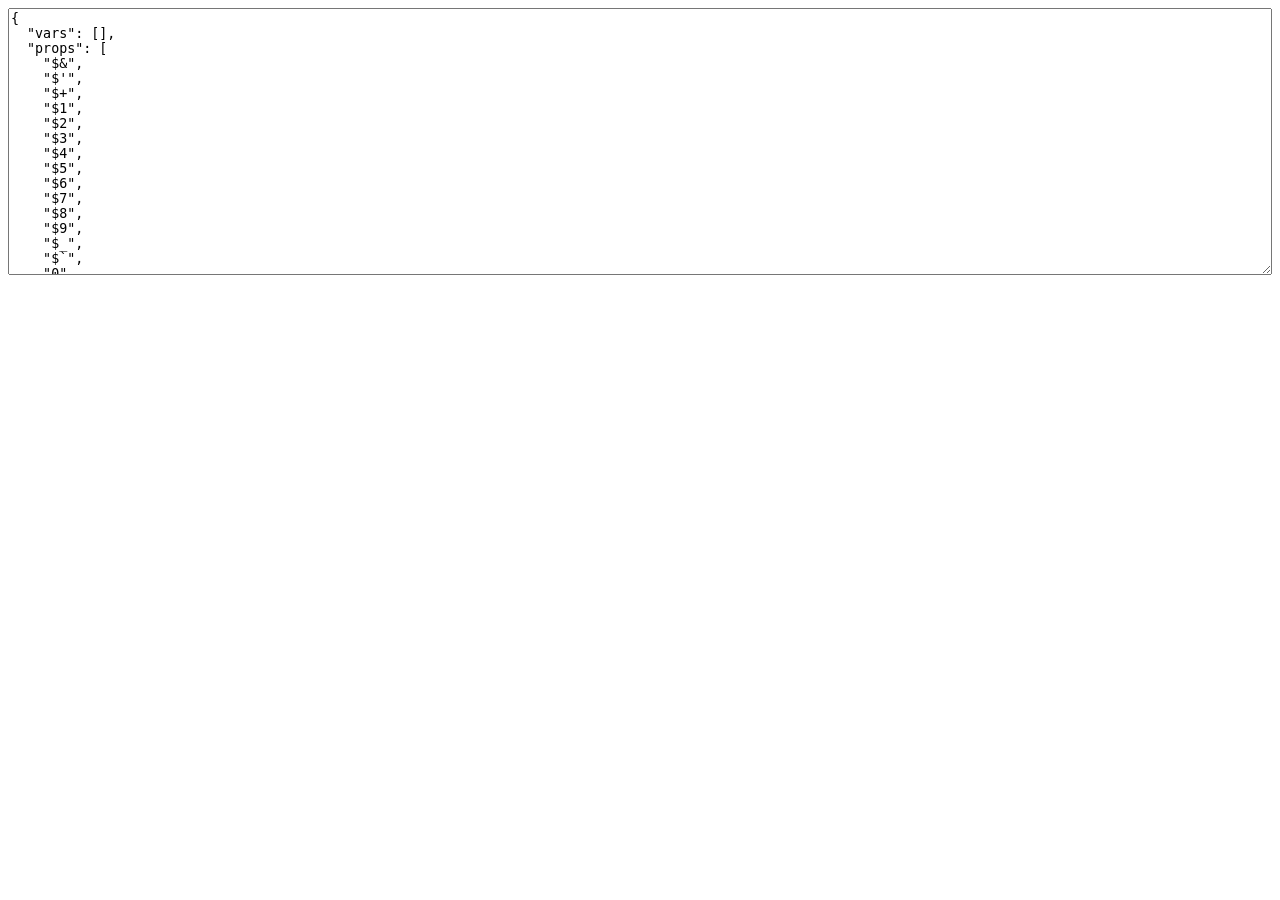
<file: 博客案例/node_modules/swig/node_modules/uglify-js/tools/props.html>
<html>
  <head>
  </head>
  <body>
    <script>(function(){
      var props = {};

      function addObject(obj) {
        if (obj == null) return;
        try {
          Object.getOwnPropertyNames(obj).forEach(add);
        } catch(ex) {}
        if (obj.prototype) {
          Object.getOwnPropertyNames(obj.prototype).forEach(add);
        }
        if (typeof obj == "function") {
          try {
            Object.getOwnPropertyNames(new obj).forEach(add);
          } catch(ex) {}
        }
      }

      function add(name) {
        props[name] = true;
      }

      Object.getOwnPropertyNames(window).forEach(function(thing){
        addObject(window[thing]);
      });

      try {
        addObject(new Event("click"));
        addObject(new Event("contextmenu"));
        addObject(new Event("mouseup"));
        addObject(new Event("mousedown"));
        addObject(new Event("keydown"));
        addObject(new Event("keypress"));
        addObject(new Event("keyup"));
      } catch(ex) {}

      var ta = document.createElement("textarea");
      ta.style.width = "100%";
      ta.style.height = "20em";
      ta.style.boxSizing = "border-box";
      <!-- ta.value = Object.keys(props).sort(cmp).map(function(name){ -->
      <!--   return JSON.stringify(name); -->
      <!-- }).join(",\n"); -->
      ta.value = JSON.stringify({
        vars: [],
        props: Object.keys(props).sort(cmp)
      }, null, 2);
      document.body.appendChild(ta);

      function cmp(a, b) {
        a = a.toLowerCase();
        b = b.toLowerCase();
        return a < b ? -1 : a > b ? 1 : 0;
      }
    })();</script>
  </body>
</html>
</file>
<file: 博客案例/public/css/style.css>
/* reset */
html,body,div,span,applet,object,iframe,h1,h2,h3,h4,h5,h6,p,blockquote,pre,a,abbr,acronym,address,big,cite,code,del,dfn,em,img,ins,kbd,q,s,samp,small,strike,strong,sub,sup,tt,var,b,u,i,dl,dt,dd,ol,nav ul,nav li,fieldset,.f1,label,legend,table,caption,tbody,tfoot,thead,tr,th,td,article,aside,canvas,details,embed,figure,figcaption,footer,header,hgroup,menu,nav,output,ruby,section,summary,time,mark,audio,video{margin:0;padding:0;border:0;font-size:100%;font:inherit;vertical-align:baseline;}
article, aside, details, figcaption, figure,footer, header, hgroup, menu, nav, section {display: block;}
ol,ul{list-style:none;margin:0;padding:0;}
blockquote,q{quotes:none;}
blockquote:before,blockquote:after,q:before,q:after{content:'';content:none;}
table{border-collapse:collapse;border-spacing:0;}
/* start editing from here */
a{text-decoration:none;}
.txt-rt{text-align:right;}/* text align right */
.txt-lt{text-align:left;}/* text align left */
.txt-center{text-align:center;}/* text align center */
.float-rt{float:right;}/* float right */
.float-lt{float:left;}/* float left */
.clear{clear:both;}/* clear float */
.pos-relative{position:relative;}/* Position Relative */
.pos-absolute{position:absolute;}/* Position Absolute */
.vertical-base{	vertical-align:baseline;}/* vertical align baseline */
.vertical-top{	vertical-align:top;}/* vertical align top */
.underline{	padding-bottom:5px;	border-bottom: 1px solid #eee; margin:0 0 20px 0;}/* Add 5px bottom padding and a underline */
nav.vertical ul li{	display:block;}/* vertical menu */
nav.horizontal ul li{	display: inline-block;}/* horizontal menu */
img{max-width:100%;}
/*end reset*/
body{
	font-family: 'Droid Sans', sans-serif;
	font-size:100%;
	background: url(../images/bg.jpg);
	background-repeat: no-repeat;
	background-attachment: fixed;
	background-position: center;
	background-size: cover;
}
.message.warning  {
	background: rgba(255, 255, 255, 0.33);
	-moz-box-shadow: 0 0 0 3px rgba(56, 41, 32, 0.25);
    -webkit-box-shadow: 0 0 0 3px rgba(56, 41, 32, 0.25);
    box-shadow: 0 0 0 3px rgba(56, 41, 32, 0.25);
     margin:9% auto 0;
	width: 26%;
}
.login-head {
	padding: 2em 0;
	background: #6D4A70;
	position:relative;
}
.login-head h1 {
	color: #fff;
	font-size: 1.5em;
	text-align: left;
	margin: 0 23px;
}
.f1{
	padding: 3em 2em;
	background: #F2F2F2;
	
}
.f1 li{
	border: 2px ridge rgba(187, 185, 189, 0.11);
	border-radius: 0.3em;
	-webkit-border-radius:0.3em;
	-moz-border-radius:0.3em;
	-o-border-radius:0.3em;
	list-style:none;
	margin-bottom:12px;
	background:#F0EEF0;

}
.icon{
	background:url(../images/icons.png)  no-repeat 0px 0px;
	height:30px;
	width:30px;
	display: block;
	float: right;
	margin: 12px 9px 9px 0px;
}
.user{
	background: url(../images/icons.png) no-repeat 7px 1px;
	
}
.lock{
	background: url(../images/icons.png) no-repeat -22px 1px;
}

input[type="text"], input[type="password"] {
	font-family: 'Droid Sans', sans-serif;
	width:70%;
	padding: 0.5em 2em 0.5em 1em;
	color: #B8B8B8;
	font-size:20px;
	outline: none;
	background: none;
	border:none;
}
input[type="text"]:hover, input[type="password"]:hover{
	color:#9E61A3;
	
}
.submit h4 a{
	float:left;
	font-size: 16px;
	color: #999;
	font-weight: 400;
	font-family: 'Droid Sans', sans-serif;
	margin-top: 15px;
	margin-left: 21px;
}
.submit h4 a:hover{
	color:#8D4294;
}
.tlinks{text-indent:-9999px;height:0;line-height:0;font-size:0;overflow:hidden;}
/*************************/
.submit{
	padding-top:3em;
}
input[type="submit"] {
	float: left;
	color: #fff;
	cursor: pointer;
	font-weight: 900;
	outline: none;
	font-family: 'Raleway', sans-serif;
	padding: 12px 0px;
	width: 35%;
	font-size: 18px;
	background:#6C496F;
	border:2px solid #6C496F;
	border-radius: 0.5em;
	-webkit-border-radius:0.5em;
	-moz-border-radius:0.5em;
	-o-border-radius:0.5em;
}
input[type="submit"]:hover {
	background: #fff;
	color:#6C496F;
	border:2px solid #6C496F;
}
/*----*/
/* footer */
.footer{
	position: absolute;
	bottom: 76px;
	left: 45%;
}
.footer p{
	position:relative;
	font-family: 'Droid Sans', sans-serif;
	color:#fff;
	display: block;
	font-size:1.2em;
	font-weight: 400;
	text-align:center;
	padding-top:2em;
}
.footer p a{
	color:#000;
	transition: all 0.5s ease-out;
	-webkit-transition: all 0.5s ease-out;
	-moz-transition: all 0.5s ease-out;
	-ms-transition: all 0.5s ease-out;
	-o-transition: all 0.5s ease-out;
}
.footer p a:hover{
	color:#fff
}
.message {
	box-shadow: 0 0 0 1px rgba(0,0,0,0.2) inset, 0 1px 0 rgba(255,255,255,0.1) inset, 0 1px 2px rgba(0,0,0,0.4);
	position: relative;
}
.warning {
	text-align: center;
	margin: 14% auto;
	width: 280px;
	background: rgba(82, 97, 97, 0.68);
	border-radius: 6px;
	-webkit-border-radius: 6px;
	-moz-border-radius: 6px;
	-o-border-radius: 6px;
}
.alert-close {
	background: url('../images/into.png') no-repeat 0px 3px;
	cursor: pointer;
	height: 30px;
	position: absolute;
	right: 12px;
	top: 34px;
	-webkit-transition: color 0.2s ease-in-out;
	-moz-transition: color 0.2s ease-in-out;
	-o-transition: color 0.2s ease-in-out;
	transition: color 0.2s ease-in-out;
	width: 30px;
}
/*-----start-responsive-design------*/
@media (max-width:1440px){
.message.warning {
		margin: 11% auto 0;
		width: 30%;
	}
	.footer {
	left: 44%;
	}
}
@media (max-width:1366px){
	.message.warning{
		margin: 7% auto 0;
		width: 35%;
	}
	.footer {
		left: 43%;
		bottom: 9%;
	}
}
@media (max-width:1280px){
	.message.warning {
		margin: 7% auto 0;
		width: 33%;
	}
	.footer {
		left: 43%;
	}
}
@media (max-width:1024px){
	.message.warning{
		margin: 12% auto 0;
		width: 47%;
	}
	.footer {
		left: 41%;
	}
}
@media (max-width:768px){
	.message.warning{
		margin: 13% auto 0;
		width: 65%;
	}
	.footer {
		left: 38%;
		bottom:87px;
	}
}
@media (max-width:640px){
	.message.warning{
		margin: 13% auto 0;
		width: 67%;
	}
	.footer {
		left: 35%;
		bottom:87px;
	}
}
@media (max-width:480px){
	.message.warning  {
		margin: 15% auto 0;
		width:90%;
	}
	.footer {
		left: 33%;
		bottom: 136px;
	}
}
@media (max-width:320px){
	.message.warning  {
		margin:8% auto 0;
		width:90%;
	}
	.login-head {
	padding: 1.45em 0;
	}
	.login-head h1 {
	font-size: 1.15em;
	}
	.icon {
		margin: -33px 9px 9px 0px;
	}
	input[type="text"], input[type="password"] {
		font-size: 16px;
	}
	.alert-close {
	right: 12px;
	top: 22px;
	}
	.f1{
	padding: 1.5em 1.5em;
	}
	.submit {
	padding-top: 0.4em;
	}
	input[type="submit"] {
		float:none;
	padding: 11px 0px;
	width: 52%;
	font-size: 15px;
	}
	.submit h4 {
		margin-top: 15px;
		margin-bottom: 20px;
	}
	.submit h4 a {
	float: none;
	font-size: 15px;
	}
	.footer {
	left: 22%;
	bottom: 59px;
	}
	
}
</file>
